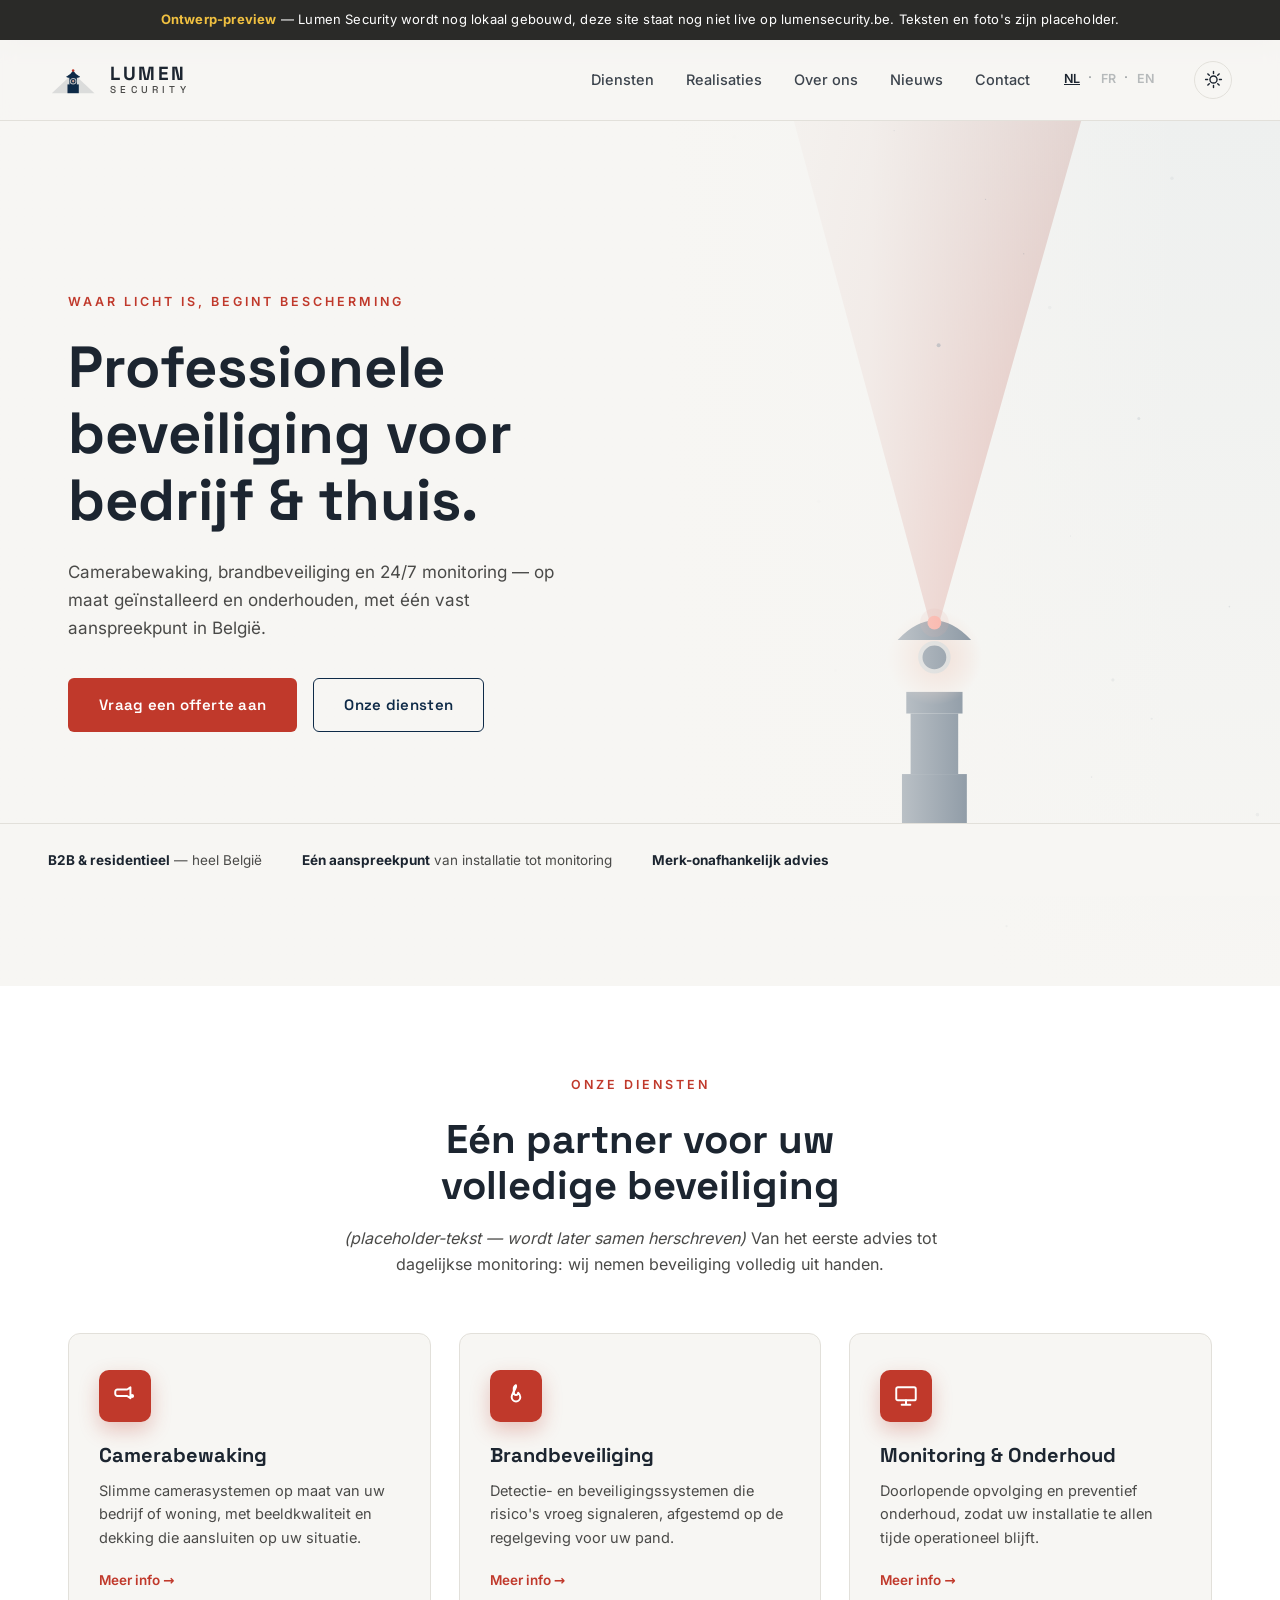
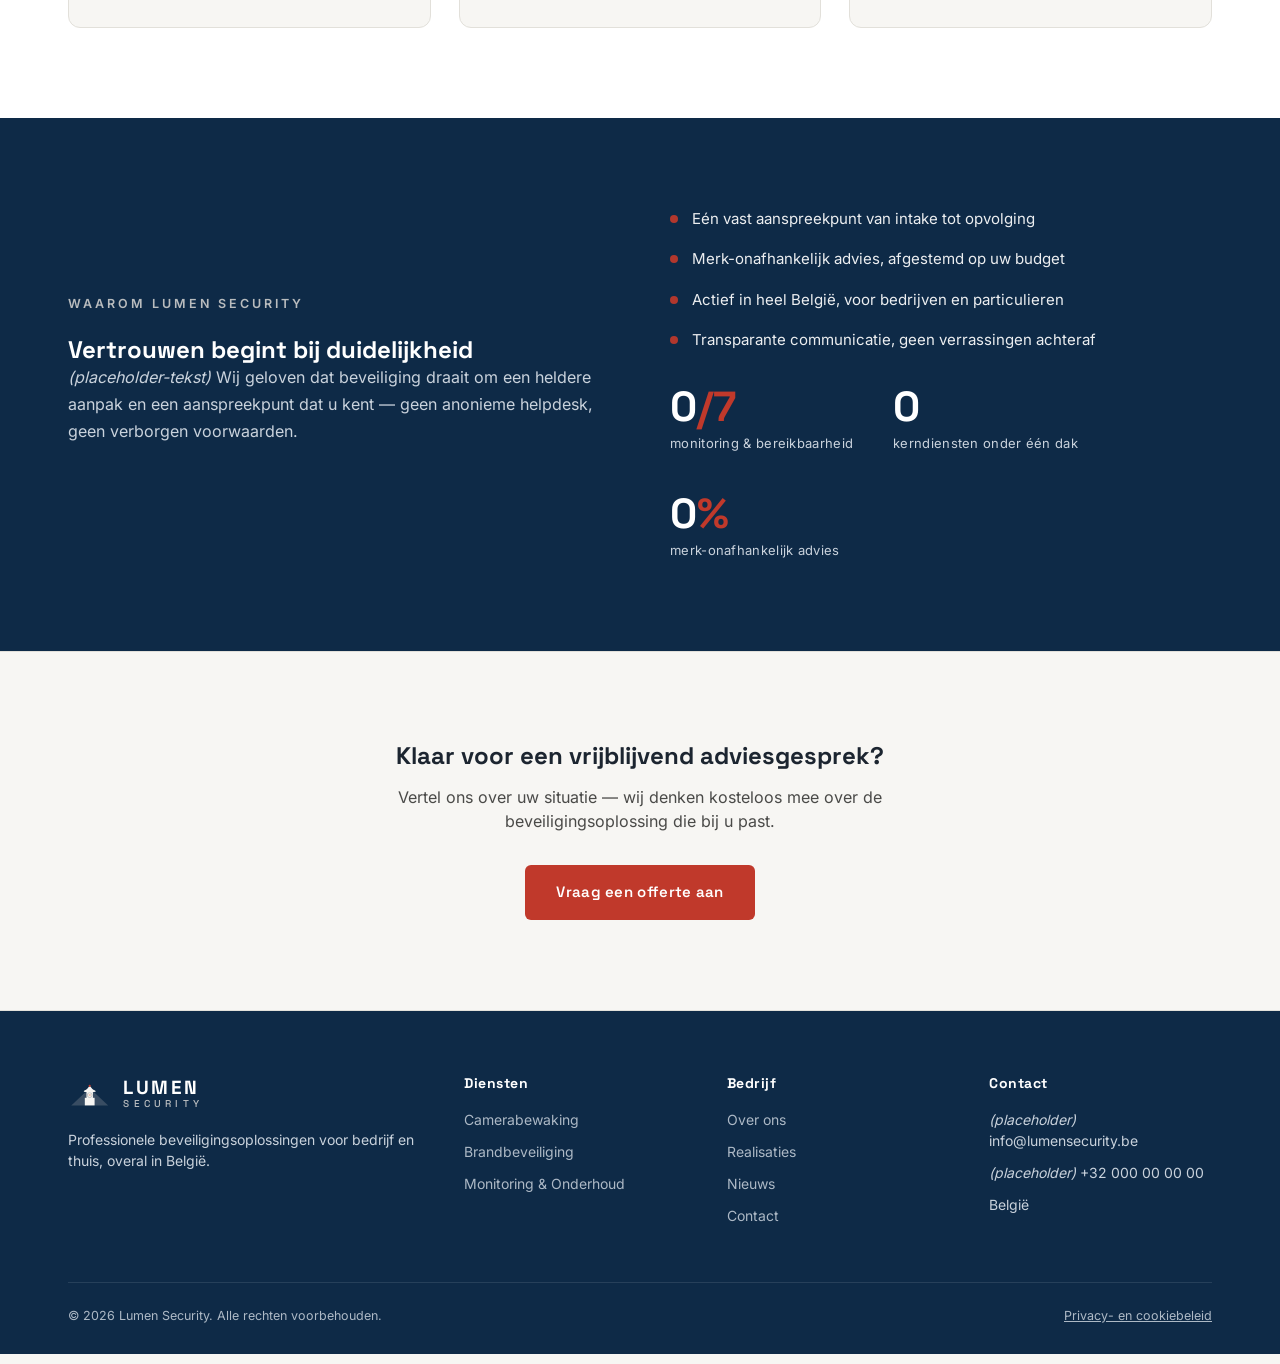
<file: index.html>
<!doctype html>
<!-- Root-instappunt: stuurt bezoekers door naar de standaardtaal (NL).
     Later kan i18n.js hier eventueel de browsertaal detecteren (NL/FR/EN).
     NOG NIET PUBLICEREN — sectorvergunning (FOD Binnenlandse Zaken) loopt. -->
<html lang="nl">
<head>
  <meta charset="utf-8">
  <meta name="viewport" content="width=device-width, initial-scale=1">
  <meta http-equiv="refresh" content="0; url=./nl/">
  <link rel="canonical" href="/nl/">
  <title>Lumen Security</title>
</head>
<body>
  <p>Je wordt doorgestuurd naar <a href="./nl/">lumensecurity.be/nl</a>.</p>
</body>
</html>
</file>
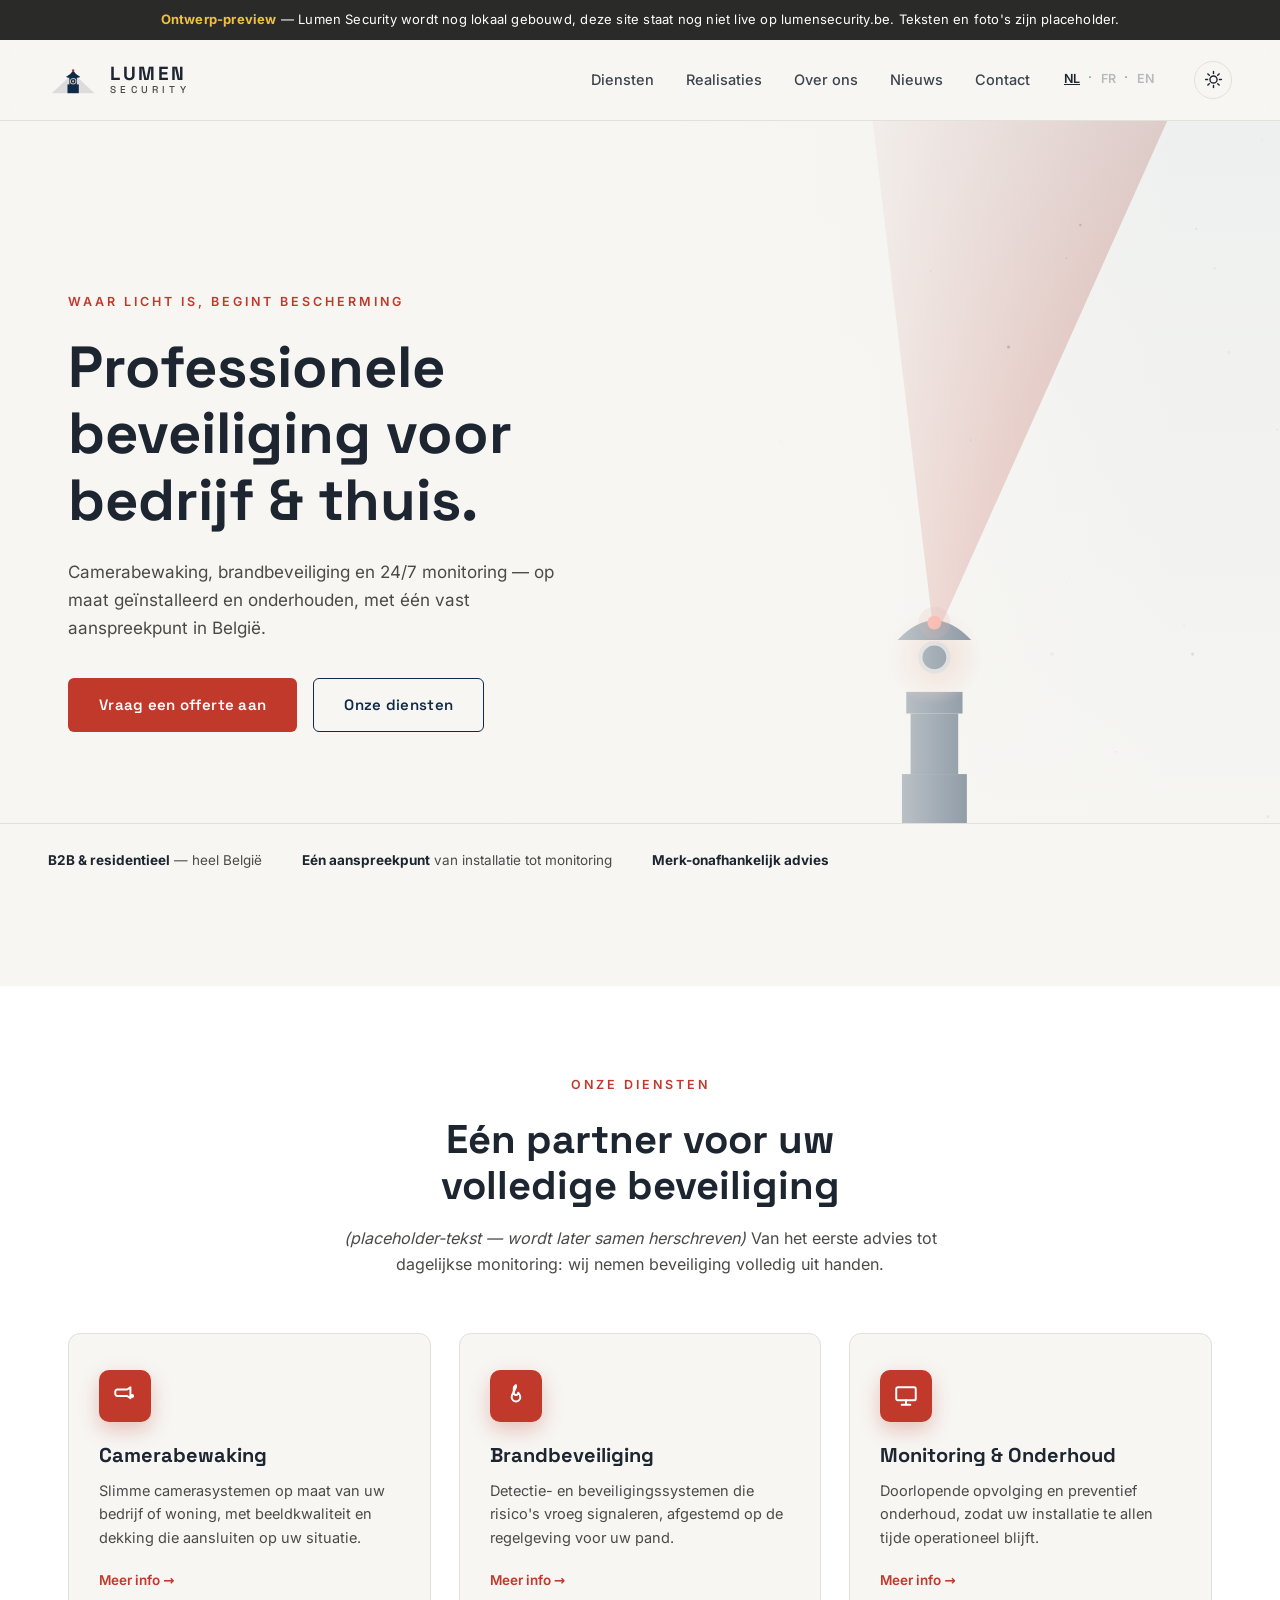
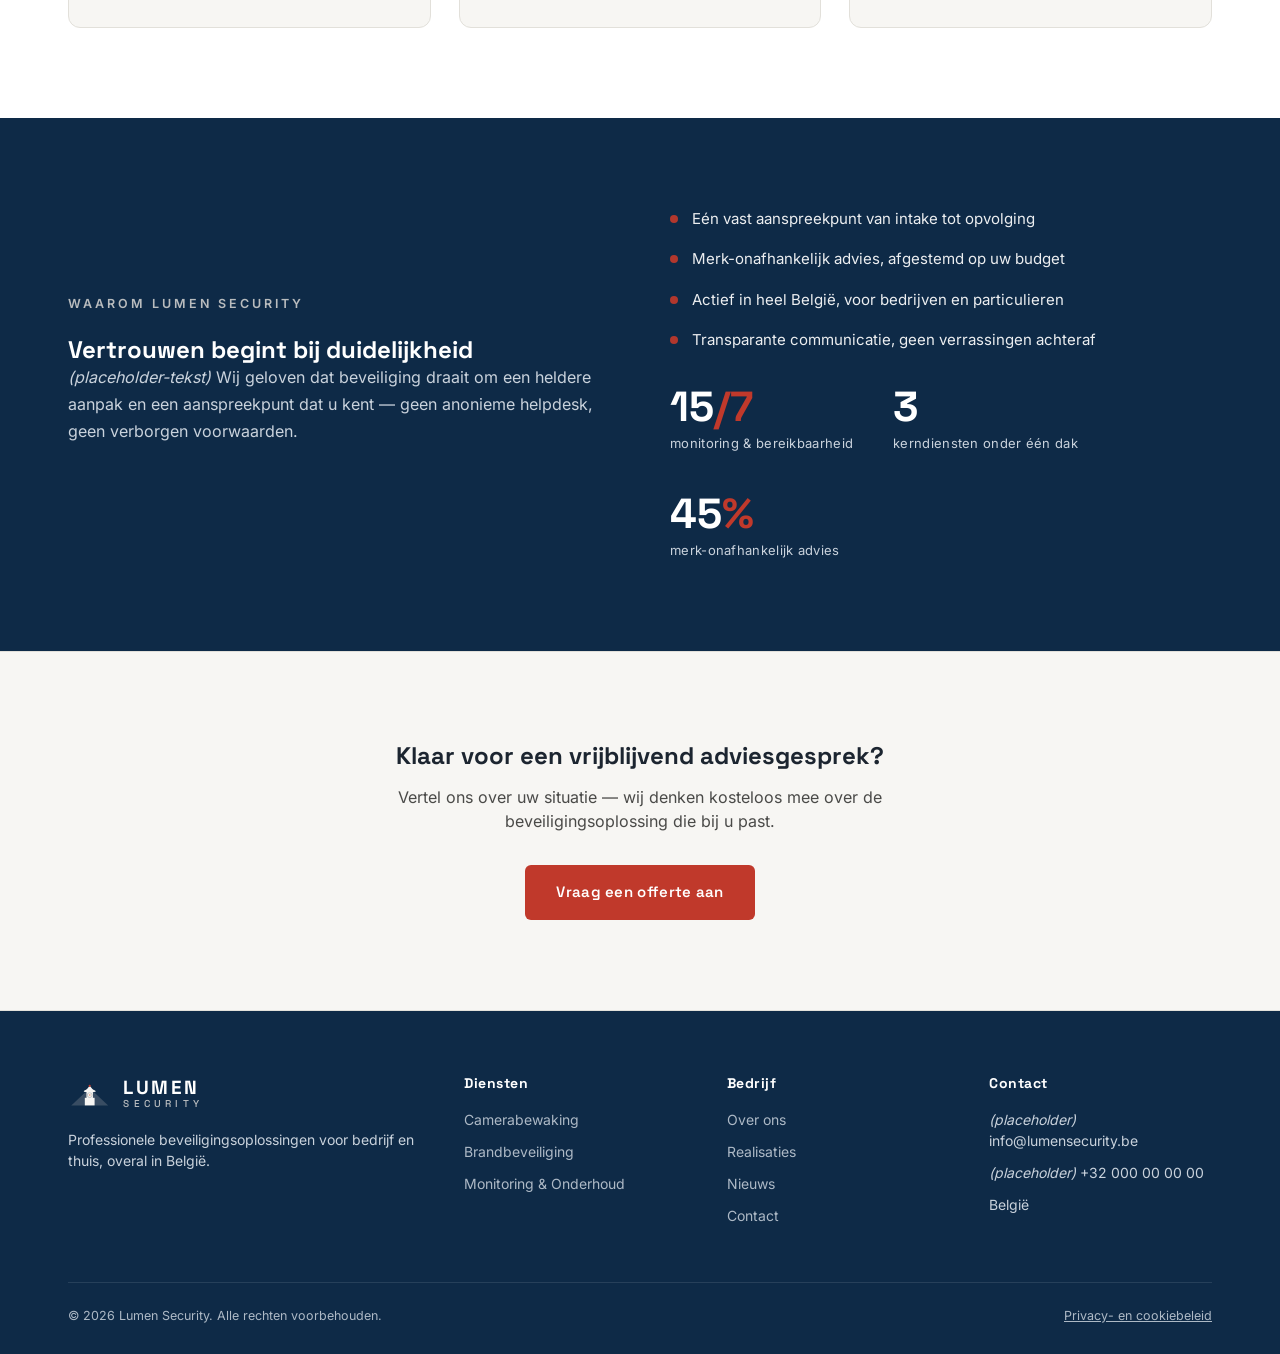
<file: nl/index.html>
<!doctype html>
<!-- Lumen Security — homepage (NL).
     DAG  = MIX 1: foto-achtergrond + sluier B + scherpe SVG-vuurtoren (bundel volgt de muis).
     NACHT = cinematische canvas-vuurtoren (main.js), bundel volgt de muis, lichtdeeltjes.
     De kleine logo's in nav/footer knipperen zachtjes (cameralens leeft) via .lumen-pulse.
     NOG NIET PUBLICEREN — sectorvergunning (FOD Binnenlandse Zaken) loopt.
     Teksten en foto's zijn placeholder; die werken we later samen bij. -->
<html lang="nl">
<head>
  <meta charset="utf-8">
  <meta name="viewport" content="width=device-width, initial-scale=1">
  <meta name="color-scheme" content="light dark">
  <!-- Zet het gekozen thema meteen, vóór de pagina tekent (geen flikkering). -->
  <script>(function(){try{var t=localStorage.getItem('lumen-theme');if(t)document.documentElement.setAttribute('data-theme',t);}catch(e){}})();</script>
  <title>Lumen Security — Beveiliging voor bedrijf &amp; thuis</title>
  <meta name="description" content="Lumen Security: camerabewaking, brandbeveiliging en 24/7 monitoring voor bedrijven en particulieren in België.">
  <link rel="stylesheet" href="../assets/css/tokens.css">
  <link rel="stylesheet" href="../assets/css/base.css">
  <link rel="stylesheet" href="../assets/css/layout.css">
  <link rel="stylesheet" href="../assets/css/home.css">
</head>
<body>

<div class="preview-banner">
  <b>Ontwerp-preview</b> — Lumen Security wordt nog lokaal gebouwd, deze site staat nog niet live op lumensecurity.be. Teksten en foto's zijn placeholder.
</div>

<header>
  <nav>
    <a class="nav-logo" href="index.html" aria-label="Lumen Security home">
      <svg viewBox="-40 -30 80 70" aria-hidden="true"><g><path d="M-8,2 L-34,26 L34,26 L8,2 Z" fill="#9BA0A3" opacity="0.3"/><rect class="logo-ink" x="-9" y="12" width="18" height="14" fill="#0E2A47"/><rect class="logo-ink" x="-6" y="1" width="12" height="12" rx="1.5" fill="#0E2A47"/><circle cx="0" cy="7" r="4.5" fill="none" stroke="#B9BCBE" stroke-width="1.6"/><circle class="lumen-pulse" cx="0" cy="7" r="1.8" fill="#e8b4a0"/><ellipse class="logo-ink" cx="0" cy="0" rx="11" ry="2" fill="#0E2A47"/><path class="logo-ink" d="M-11,0 Q-3.5,-4 0,-10 Q3.5,-4 11,0 Z" fill="#0E2A47"/><circle cx="0" cy="-10" r="2" fill="#C0392B"/></g></svg>
      <span class="wordmark"><b>LUMEN</b><small>SECURITY</small></span>
    </a>
    <div class="nav-links">
      <ul>
        <li><a href="diensten/index.html">Diensten</a></li>
        <li><a href="realisaties.html">Realisaties</a></li>
        <li><a href="over-ons.html">Over ons</a></li>
        <li><a href="nieuws/index.html">Nieuws</a></li>
        <li><a href="contact.html">Contact</a></li>
      </ul>
      <div class="lang-switch">
        <button class="active" type="button">NL</button>·<button type="button">FR</button>·<button type="button">EN</button>
      </div>
      <button class="theme-toggle" type="button" aria-label="Wissel tussen dag- en nachtmodus" title="Dag / nacht">
        <svg class="sun" viewBox="0 0 24 24" aria-hidden="true"><circle cx="12" cy="12" r="4.5"/><path d="M12 2v2.5M12 19.5V22M2 12h2.5M19.5 12H22M4.9 4.9l1.8 1.8M17.3 17.3l1.8 1.8M19.1 4.9l-1.8 1.8M6.7 17.3l-1.8 1.8" stroke-linecap="round"/></svg>
        <svg class="moon" viewBox="0 0 24 24" aria-hidden="true"><path d="M21 12.8A8.5 8.5 0 1 1 11.2 3a6.6 6.6 0 0 0 9.8 9.8z" stroke-linejoin="round"/></svg>
      </button>
    </div>
    <button class="nav-toggle" type="button" aria-label="Menu"><span></span></button>
  </nav>
</header>

<main>

  <!-- ===== HERO — cinematische canvas-vuurtoren in DAG én NACHT =====
       Zelfde ontwerp in beide thema's; alleen de kleuren verschillen
       (dag = lichte dagkleur, nacht = donker). De bundel volgt de muis. -->
  <section class="hero">
    <canvas class="scene" id="heroScene" aria-hidden="true"></canvas>
    <div class="scrim"></div>
    <div class="hero-inner">
      <div class="hero-content">
        <div class="eyebrow">Waar licht is, begint bescherming</div>
        <h1>Professionele beveiliging voor bedrijf &amp; thuis.</h1>
        <p class="sub">Camerabewaking, brandbeveiliging en 24/7 monitoring — op maat geïnstalleerd en onderhouden, met één vast aanspreekpunt in België.</p>
        <div class="cta-row">
          <a class="btn btn-red" href="contact.html">Vraag een offerte aan</a>
          <a class="btn btn-ghost" href="diensten/index.html">Onze diensten</a>
        </div>
      </div>
    </div>
    <div class="trustbar">
      <span><b>B2B &amp; residentieel</b> — heel België</span>
      <span><b>Eén aanspreekpunt</b> van installatie tot monitoring</span>
      <span><b>Merk-onafhankelijk advies</b></span>
    </div>
  </section>

  <!-- ===== Diensten ===== -->
  <section class="services">
    <div class="container">
      <div class="section-head">
        <div class="eyebrow">Onze diensten</div>
        <h2>Eén partner voor uw volledige beveiliging</h2>
        <p><em>(placeholder-tekst — wordt later samen herschreven)</em> Van het eerste advies tot dagelijkse monitoring: wij nemen beveiliging volledig uit handen.</p>
      </div>
      <div class="services-grid">

        <a class="service-card" href="diensten/camerabewaking.html">
          <div class="service-icon">
            <svg viewBox="0 0 24 24" fill="none" stroke="#fff" stroke-width="1.8" stroke-linecap="round" stroke-linejoin="round" aria-hidden="true">
              <path d="M3 8a2 2 0 0 1 2-2h9l3-2v10l-3-2H5a2 2 0 0 1-2-2V8z"/><circle cx="18.5" cy="12" r="1"/>
            </svg>
          </div>
          <h3>Camerabewaking</h3>
          <p>Slimme camerasystemen op maat van uw bedrijf of woning, met beeldkwaliteit en dekking die aansluiten op uw situatie.</p>
          <span class="service-link">Meer info →</span>
        </a>

        <a class="service-card" href="diensten/brandbeveiliging.html">
          <div class="service-icon">
            <svg viewBox="0 0 24 24" fill="none" stroke="#fff" stroke-width="1.8" stroke-linecap="round" stroke-linejoin="round" aria-hidden="true">
              <path d="M12 2c1 3-2 4-2 7a2 2 0 1 0 4 0c1 1 2 2 2 4a4 4 0 1 1-8 0c0-3 2-4 2-6 0-2-1-3 2-5z"/>
            </svg>
          </div>
          <h3>Brandbeveiliging</h3>
          <p>Detectie- en beveiligingssystemen die risico's vroeg signaleren, afgestemd op de regelgeving voor uw pand.</p>
          <span class="service-link">Meer info →</span>
        </a>

        <a class="service-card" href="diensten/monitoring-onderhoud.html">
          <div class="service-icon">
            <svg viewBox="0 0 24 24" fill="none" stroke="#fff" stroke-width="1.8" stroke-linecap="round" stroke-linejoin="round" aria-hidden="true">
              <rect x="3" y="4" width="18" height="12" rx="1.5"/><path d="M8 20h8M12 16v4"/>
            </svg>
          </div>
          <h3>Monitoring &amp; Onderhoud</h3>
          <p>Doorlopende opvolging en preventief onderhoud, zodat uw installatie te allen tijde operationeel blijft.</p>
          <span class="service-link">Meer info →</span>
        </a>

      </div>
    </div>
  </section>

  <!-- ===== Waarom Lumen ===== -->
  <section class="why">
    <div class="container">
      <div>
        <div class="eyebrow">Waarom Lumen Security</div>
        <h2>Vertrouwen begint bij duidelijkheid</h2>
        <p><em>(placeholder-tekst)</em> Wij geloven dat beveiliging draait om een heldere aanpak en een aanspreekpunt dat u kent — geen anonieme helpdesk, geen verborgen voorwaarden.</p>
      </div>
      <div>
        <ul class="why-points">
          <li><span class="dot"></span> Eén vast aanspreekpunt van intake tot opvolging</li>
          <li><span class="dot"></span> Merk-onafhankelijk advies, afgestemd op uw budget</li>
          <li><span class="dot"></span> Actief in heel België, voor bedrijven en particulieren</li>
          <li><span class="dot"></span> Transparante communicatie, geen verrassingen achteraf</li>
        </ul>
        <!-- Meetellende cijfers (tellen op zodra ze in beeld komen). Placeholder-waarden. -->
        <div class="why-stats">
          <div class="why-stat"><div class="num" data-count="24"><span class="n">0</span><span class="u">/7</span></div><div class="lbl">monitoring &amp; bereikbaarheid</div></div>
          <div class="why-stat"><div class="num" data-count="3"><span class="n">0</span></div><div class="lbl">kerndiensten onder één dak</div></div>
          <div class="why-stat"><div class="num" data-count="100"><span class="n">0</span><span class="u">%</span></div><div class="lbl">merk-onafhankelijk advies</div></div>
        </div>
      </div>
    </div>
  </section>

  <!-- ===== Oproep ===== -->
  <section class="cta-banner">
    <div class="container">
      <h2>Klaar voor een vrijblijvend adviesgesprek?</h2>
      <p>Vertel ons over uw situatie — wij denken kosteloos mee over de beveiligingsoplossing die bij u past.</p>
      <a class="btn btn-red" href="contact.html">Vraag een offerte aan</a>
    </div>
  </section>

</main>

<footer>
  <div class="container">
    <div class="footer-grid">
      <div>
        <div class="footer-logo">
          <svg viewBox="-40 -30 80 70" aria-hidden="true"><g><path d="M-8,2 L-34,26 L34,26 L8,2 Z" fill="#9BA0A3" opacity="0.3"/><rect x="-9" y="12" width="18" height="14" fill="#f7f6f3"/><rect x="-6" y="1" width="12" height="12" rx="1.5" fill="#f7f6f3"/><circle cx="0" cy="7" r="4.5" fill="none" stroke="#B9BCBE" stroke-width="1.6"/><circle class="lumen-pulse" cx="0" cy="7" r="1.8" fill="#e8b4a0"/><ellipse cx="0" cy="0" rx="11" ry="2" fill="#f7f6f3"/><path d="M-11,0 Q-3.5,-4 0,-10 Q3.5,-4 11,0 Z" fill="#f7f6f3"/><circle cx="0" cy="-10" r="2" fill="#C0392B"/></g></svg>
          <span class="wordmark"><b>LUMEN</b><small>SECURITY</small></span>
        </div>
        <p>Professionele beveiligingsoplossingen voor bedrijf en thuis, overal in België.</p>
      </div>
      <div class="footer-col">
        <h4>Diensten</h4>
        <ul>
          <li><a href="diensten/camerabewaking.html">Camerabewaking</a></li>
          <li><a href="diensten/brandbeveiliging.html">Brandbeveiliging</a></li>
          <li><a href="diensten/monitoring-onderhoud.html">Monitoring &amp; Onderhoud</a></li>
        </ul>
      </div>
      <div class="footer-col">
        <h4>Bedrijf</h4>
        <ul>
          <li><a href="over-ons.html">Over ons</a></li>
          <li><a href="realisaties.html">Realisaties</a></li>
          <li><a href="nieuws/index.html">Nieuws</a></li>
          <li><a href="contact.html">Contact</a></li>
        </ul>
      </div>
      <div class="footer-col">
        <h4>Contact</h4>
        <ul>
          <li><em>(placeholder)</em> info@lumensecurity.be</li>
          <li><em>(placeholder)</em> +32 000 00 00 00</li>
          <li>België</li>
        </ul>
      </div>
    </div>
    <div class="footer-bottom">
      <span>&copy; 2026 Lumen Security. Alle rechten voorbehouden.</span>
      <a href="privacy-cookies.html">Privacy- en cookiebeleid</a>
    </div>
  </div>
</footer>

<script src="../assets/js/main.js"></script>
</body>
</html>
</file>
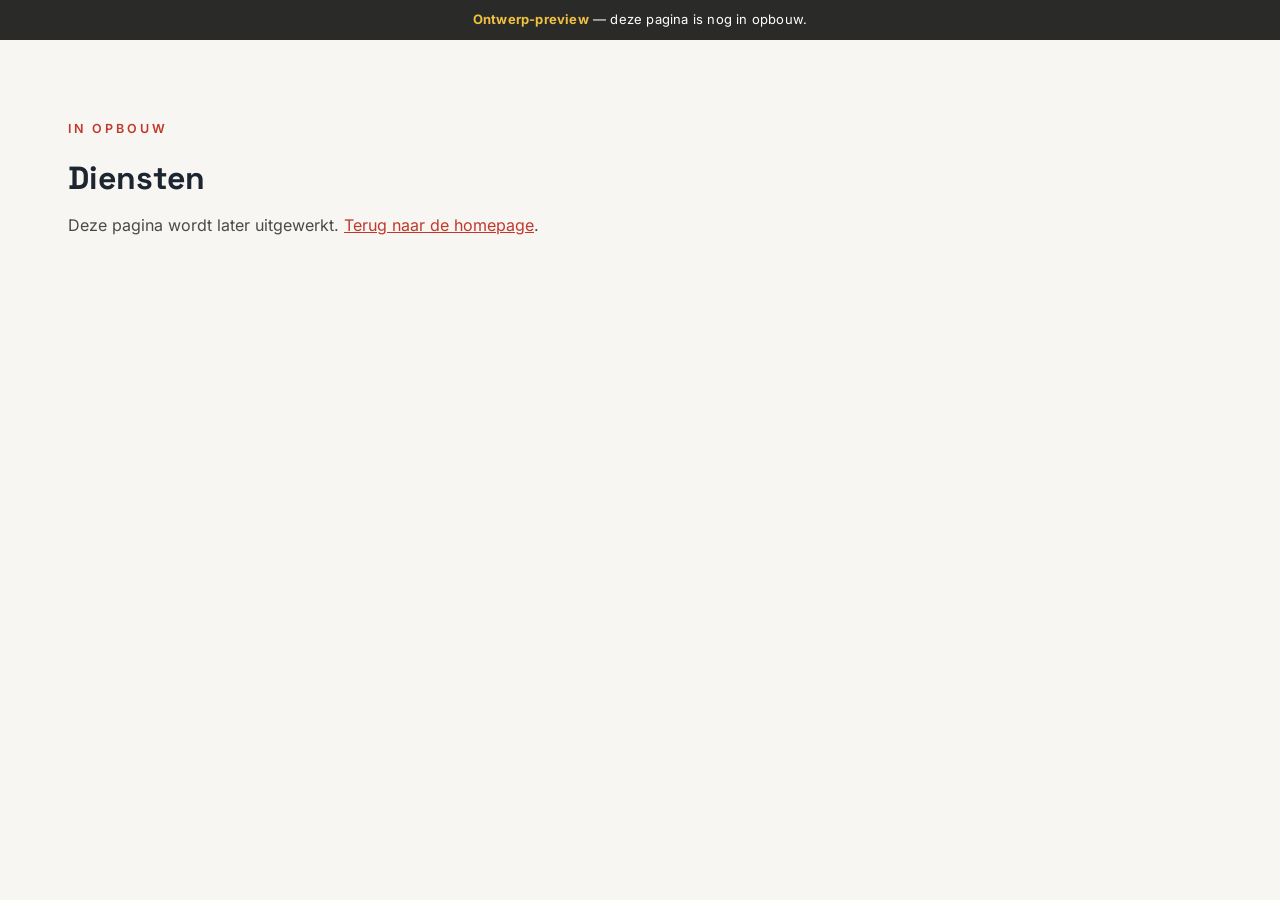
<file: nl/diensten/index.html>
<!doctype html>
<!-- Lumen Security — placeholder-pagina. Nav/footer en inhoud volgen later.
     NOG NIET PUBLICEREN — sectorvergunning (FOD Binnenlandse Zaken) loopt. -->
<html lang="nl">
<head>
  <meta charset="utf-8">
  <meta name="viewport" content="width=device-width, initial-scale=1">
  <title>Diensten — Lumen Security</title>
  <link rel="stylesheet" href="../../assets/css/tokens.css">
  <link rel="stylesheet" href="../../assets/css/base.css">
  <link rel="stylesheet" href="../../assets/css/layout.css">
</head>
<body>
<div class="preview-banner"><b>Ontwerp-preview</b> — deze pagina is nog in opbouw.</div>
<main class="container" style="padding-top:80px;padding-bottom:80px;">
  <p class="eyebrow">In opbouw</p>
  <h1>Diensten</h1>
  <p style="margin-top:16px;color:#4a4a48;">Deze pagina wordt later uitgewerkt. <a href="../../nl/index.html" style="color:var(--red);text-decoration:underline;">Terug naar de homepage</a>.</p>
</main>
</body>
</html>
</file>
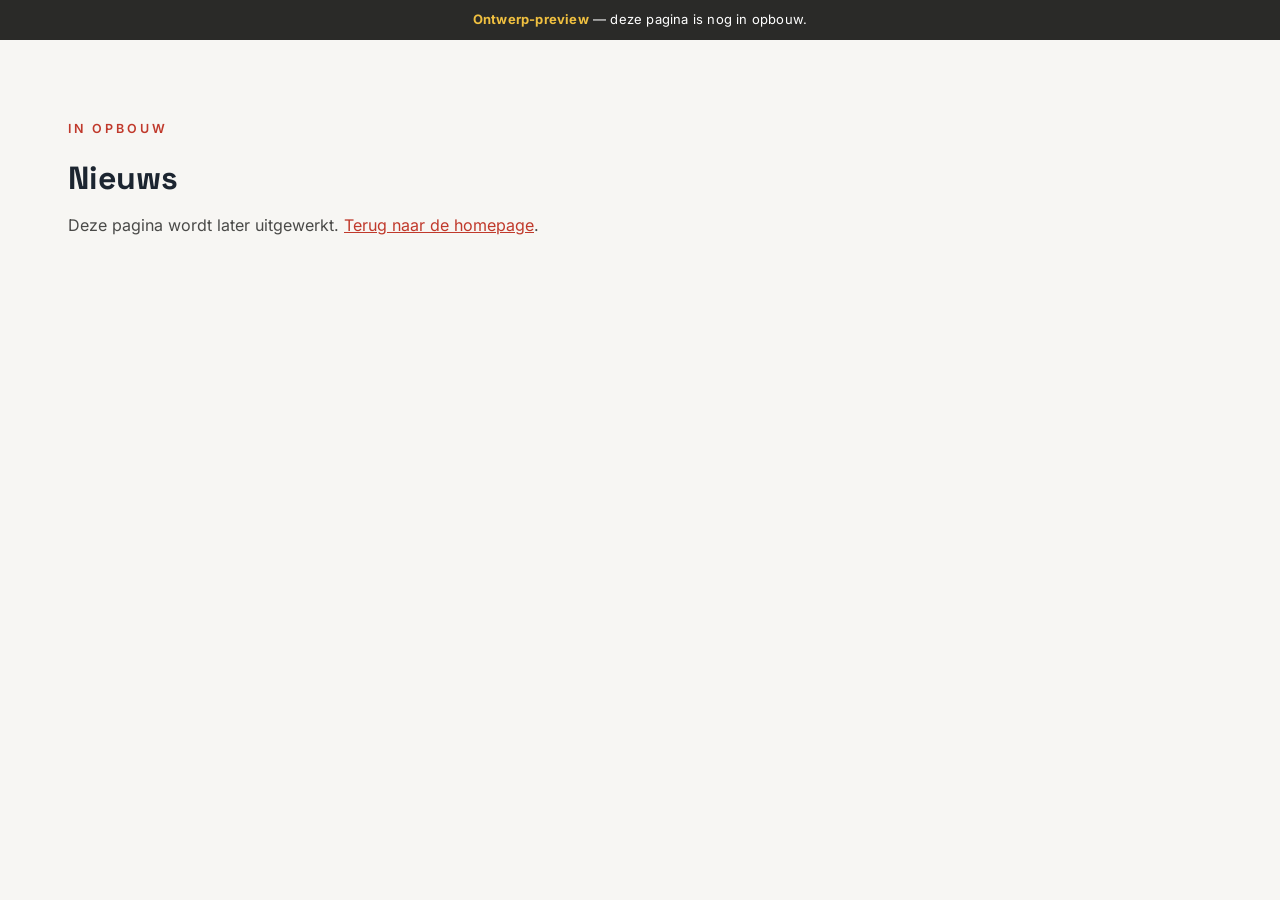
<file: nl/nieuws/index.html>
<!doctype html>
<!-- Lumen Security — placeholder-pagina. Nav/footer en inhoud volgen later.
     NOG NIET PUBLICEREN — sectorvergunning (FOD Binnenlandse Zaken) loopt. -->
<html lang="nl">
<head>
  <meta charset="utf-8">
  <meta name="viewport" content="width=device-width, initial-scale=1">
  <title>Nieuws — Lumen Security</title>
  <link rel="stylesheet" href="../../assets/css/tokens.css">
  <link rel="stylesheet" href="../../assets/css/base.css">
  <link rel="stylesheet" href="../../assets/css/layout.css">
</head>
<body>
<div class="preview-banner"><b>Ontwerp-preview</b> — deze pagina is nog in opbouw.</div>
<main class="container" style="padding-top:80px;padding-bottom:80px;">
  <p class="eyebrow">In opbouw</p>
  <h1>Nieuws</h1>
  <p style="margin-top:16px;color:#4a4a48;">Deze pagina wordt later uitgewerkt. <a href="../../nl/index.html" style="color:var(--red);text-decoration:underline;">Terug naar de homepage</a>.</p>
</main>
</body>
</html>
</file>
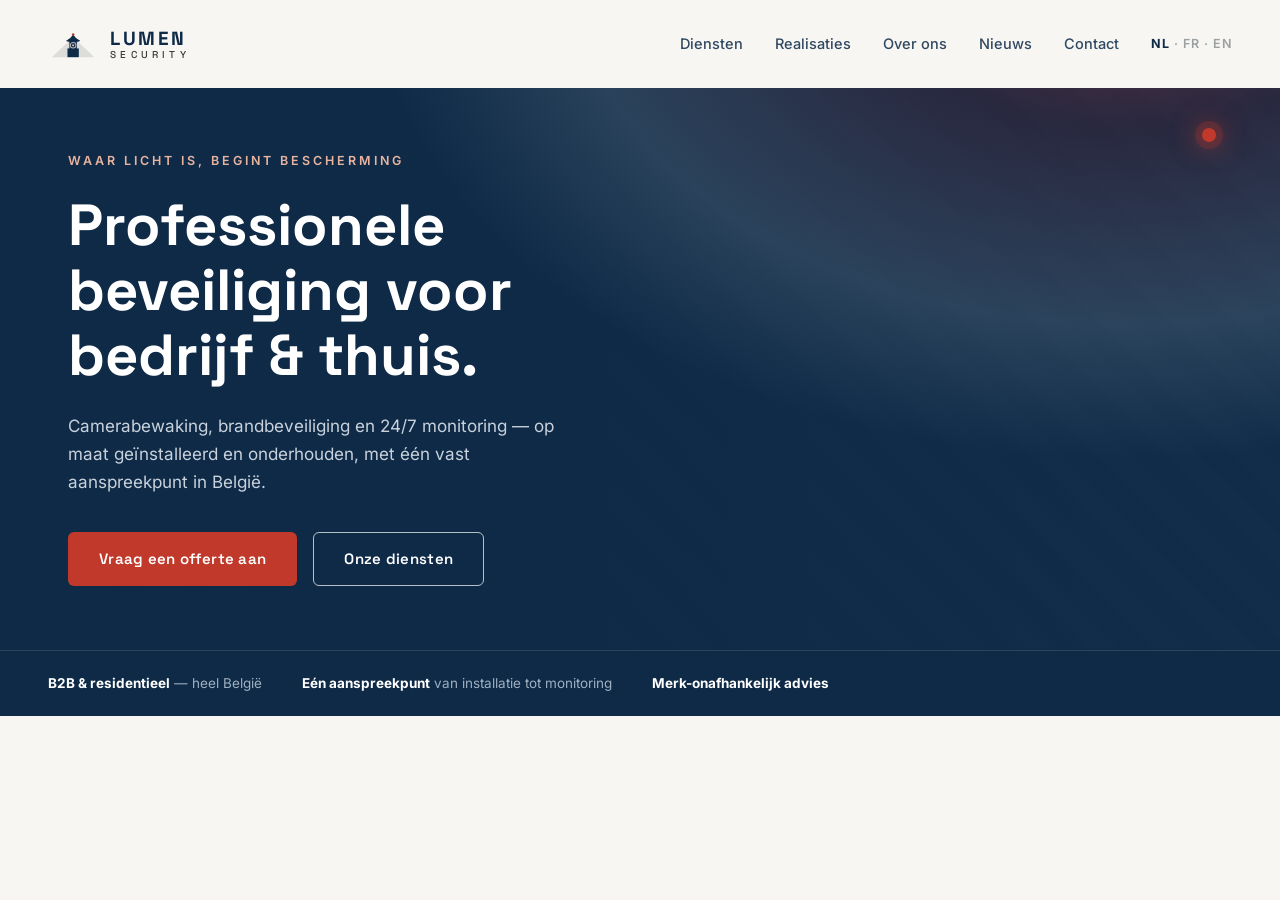
<file: design/donkere-modus-hero.html>
<!doctype html>
<!-- Lumen Security — DONKERE-MODUS HERO (template, op basis van MIX 4).
     Zelfstandig te bekijken. Later te integreren in de site als dark mode.
     Foto = placeholder; teksten = placeholder. -->
<html lang="nl">
<head>
<meta charset="utf-8">
<meta name="viewport" content="width=device-width, initial-scale=1">
<title>Lumen Security — donkere-modus hero (MIX 4)</title>
<link rel="stylesheet" href="../assets/css/tokens.css">
<style>
  *,*::before,*::after{box-sizing:border-box;}
  body{margin:0;background:var(--bg);color:var(--ink);font-family:var(--ft-tekst);line-height:1.5;-webkit-font-smoothing:antialiased;}
  img,svg{max-width:100%;display:block;}
  h1{font-family:var(--ft-titel);line-height:1.12;text-wrap:balance;margin:0;}

  /* --- nav (op lichte grond, zoals de gewone site) --- */
  nav{display:flex;align-items:center;justify-content:space-between;padding:22px 48px;position:relative;z-index:20;background:var(--bg);}
  .nav-logo{display:flex;align-items:center;gap:12px;color:var(--navy);text-decoration:none;}
  .nav-logo svg{height:44px;width:auto;}
  .wordmark{line-height:1;font-family:var(--ft-titel);}
  .wordmark b{display:block;font-size:19px;letter-spacing:2.5px;font-weight:700;color:var(--navy);}
  .wordmark small{display:block;font-size:10px;letter-spacing:4.2px;font-weight:500;margin-top:2px;color:#3a3a38;}
  .nav-links{display:flex;align-items:center;gap:32px;}
  .nav-links ul{display:flex;gap:32px;list-style:none;margin:0;padding:0;font-size:14.5px;font-weight:500;}
  .nav-links ul a{color:var(--navy);text-decoration:none;opacity:.85;}
  .nav-links ul a:hover{opacity:1;color:var(--red);}
  .lang-switch{font-size:12.5px;letter-spacing:1px;font-weight:600;color:var(--steel);}
  .lang-switch b{color:var(--navy);}

  /* --- knoppen --- */
  .btn{display:inline-block;padding:15px 30px;font-family:var(--ft-titel);font-size:15px;font-weight:600;letter-spacing:.3px;text-decoration:none;border-radius:6px;border:1.5px solid transparent;}
  .btn-red{background:var(--red);color:#fff;}
  .btn-red:hover{background:var(--deepred);}

  /* ============================================================
     DONKERE-MODUS HERO (MIX 4)
     Sleutel: .hero--dark. Zelfde structuur als de lichte hero,
     maar met navy achtergrond, foto met navy-tint en lichtbundel.
     ============================================================ */
  .hero--dark{position:relative;overflow:hidden;background:var(--navy);}

  /* Placeholder-foto. Later: .hero--dark .photo{ background:url("../assets/img/hero/....jpg") center/cover; } */
  .hero--dark .photo{
    position:absolute;inset:0;opacity:.30;mix-blend-mode:luminosity;
    background:repeating-linear-gradient(45deg,#2b3a47 0 24px,#22303d 24px 48px);
  }
  /* Navy-waas zodat de tekst leesbaar blijft */
  .hero--dark .tint{position:absolute;inset:0;background:linear-gradient(90deg,rgba(14,42,71,.94) 0 40%,rgba(14,42,71,.6) 75%,rgba(14,42,71,.4));}
  /* Rood-naar-zilver lichtbundel uit de rechterbovenhoek */
  .hero--dark .beam{position:absolute;inset:0;background:radial-gradient(90% 120% at 88% -20%,rgba(192,57,43,.45),rgba(139,26,26,.2) 22%,rgba(185,188,190,.16) 48%,transparent 66%);}
  /* Rode beacon-dot met gloed (knipoog naar het logo) */
  .hero--dark .beacon{position:absolute;top:40px;right:64px;width:14px;height:14px;border-radius:50%;background:var(--red);box-shadow:0 0 0 7px rgba(192,57,43,.22),0 0 24px 6px rgba(192,57,43,.5);}

  .hero--dark .hero-inner{position:relative;z-index:1;padding:64px 48px;max-width:var(--max);margin:0 auto;}
  .hero--dark .hero-content{max-width:560px;}
  .hero--dark .eyebrow{font-size:12.5px;letter-spacing:3px;text-transform:uppercase;font-weight:600;color:#e8b4a0;margin-bottom:22px;}
  .hero--dark h1{font-size:clamp(36px,4.6vw,58px);color:#fff;margin-bottom:24px;}
  .hero--dark .sub{font-size:17px;line-height:1.65;max-width:520px;margin-bottom:36px;color:#c9d2dc;}
  .hero--dark .cta-row{display:flex;gap:16px;flex-wrap:wrap;}
  .hero--dark .btn-ghost{border-color:rgba(255,255,255,.7);color:#fff;}
  .hero--dark .btn-ghost:hover{background:rgba(255,255,255,.08);}

  /* Vertrouwensbalk in donkere uitvoering */
  .hero--dark .trustbar{position:relative;z-index:2;display:flex;gap:40px;flex-wrap:wrap;align-items:center;padding:22px 48px;border-top:1px solid rgba(255,255,255,.12);background:var(--navy);font-size:13.5px;color:#9fb0c1;}
  .hero--dark .trustbar b{color:#fff;}

  @media (max-width:820px){
    nav{padding:18px 22px;}
    .nav-links{display:none;}
    .hero--dark .hero-inner{padding:44px 22px;}
    .hero--dark .trustbar{padding:22px;gap:20px 32px;}
  }
</style>
</head>
<body>

<header>
  <nav>
    <a class="nav-logo" href="#" aria-label="Lumen Security home">
      <svg viewBox="-40 -30 80 70" aria-hidden="true"><g><path d="M-8,2 L-34,26 L34,26 L8,2 Z" fill="#9BA0A3" opacity="0.3"/><rect x="-9" y="12" width="18" height="14" fill="#0E2A47"/><rect x="-6" y="1" width="12" height="12" rx="1.5" fill="#0E2A47"/><circle cx="0" cy="7" r="4.5" fill="none" stroke="#B9BCBE" stroke-width="1.6"/><circle cx="0" cy="7" r="1.8" fill="#e8b4a0"/><ellipse cx="0" cy="0" rx="11" ry="2" fill="#0E2A47"/><path d="M-11,0 Q-3.5,-4 0,-10 Q3.5,-4 11,0 Z" fill="#0E2A47"/><circle cx="0" cy="-10" r="2" fill="#C0392B"/></g></svg>
      <span class="wordmark"><b>LUMEN</b><small>SECURITY</small></span>
    </a>
    <div class="nav-links">
      <ul>
        <li><a href="#">Diensten</a></li>
        <li><a href="#">Realisaties</a></li>
        <li><a href="#">Over ons</a></li>
        <li><a href="#">Nieuws</a></li>
        <li><a href="#">Contact</a></li>
      </ul>
      <span class="lang-switch"><b>NL</b> · FR · EN</span>
    </div>
  </nav>
</header>

<main>
  <section class="hero hero--dark">
    <div class="photo"></div>
    <div class="tint"></div>
    <div class="beam"></div>
    <div class="beacon"></div>
    <div class="hero-inner">
      <div class="hero-content">
        <div class="eyebrow">Waar licht is, begint bescherming</div>
        <h1>Professionele beveiliging voor bedrijf &amp; thuis.</h1>
        <p class="sub">Camerabewaking, brandbeveiliging en 24/7 monitoring — op maat geïnstalleerd en onderhouden, met één vast aanspreekpunt in België.</p>
        <div class="cta-row">
          <a class="btn btn-red" href="#">Vraag een offerte aan</a>
          <a class="btn btn-ghost" href="#">Onze diensten</a>
        </div>
      </div>
    </div>
    <div class="trustbar">
      <span><b>B2B &amp; residentieel</b> — heel België</span>
      <span><b>Eén aanspreekpunt</b> van installatie tot monitoring</span>
      <span><b>Merk-onafhankelijk advies</b></span>
    </div>
  </section>
</main>

</body>
</html>
</file>
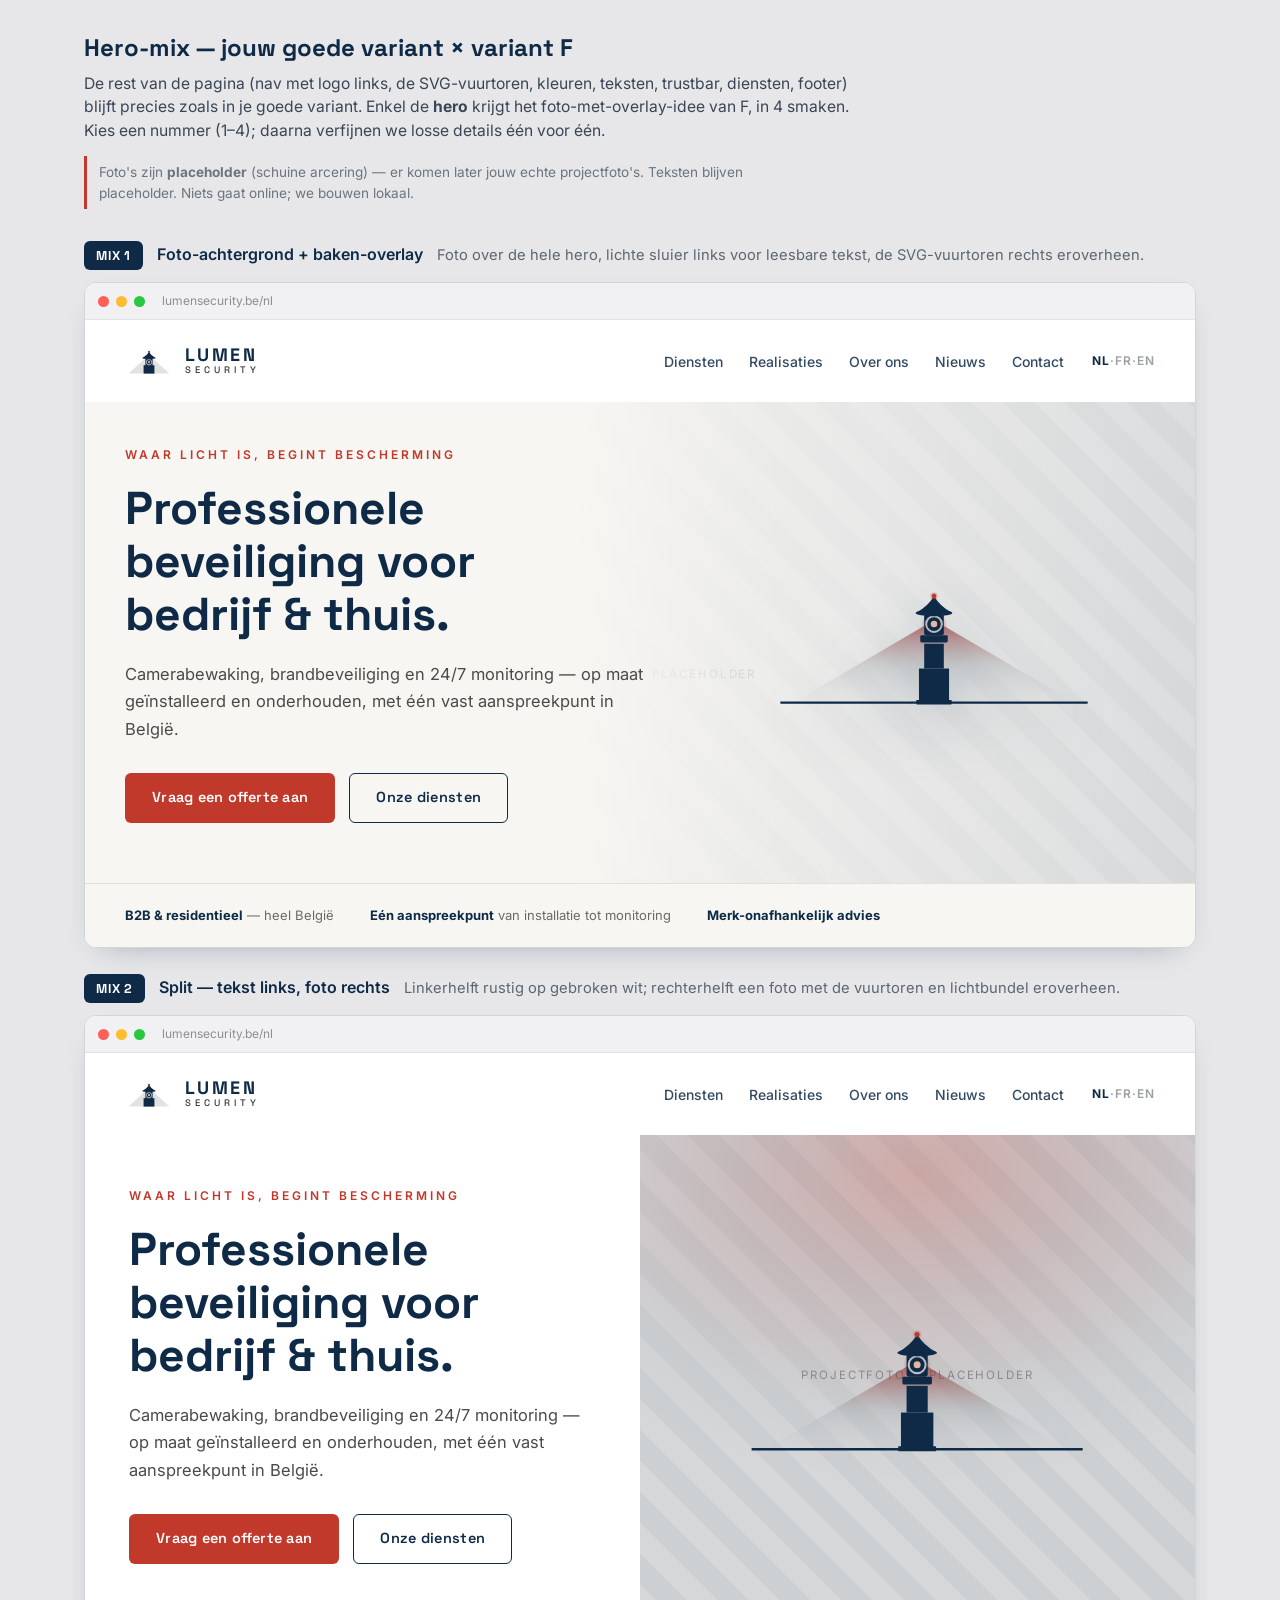
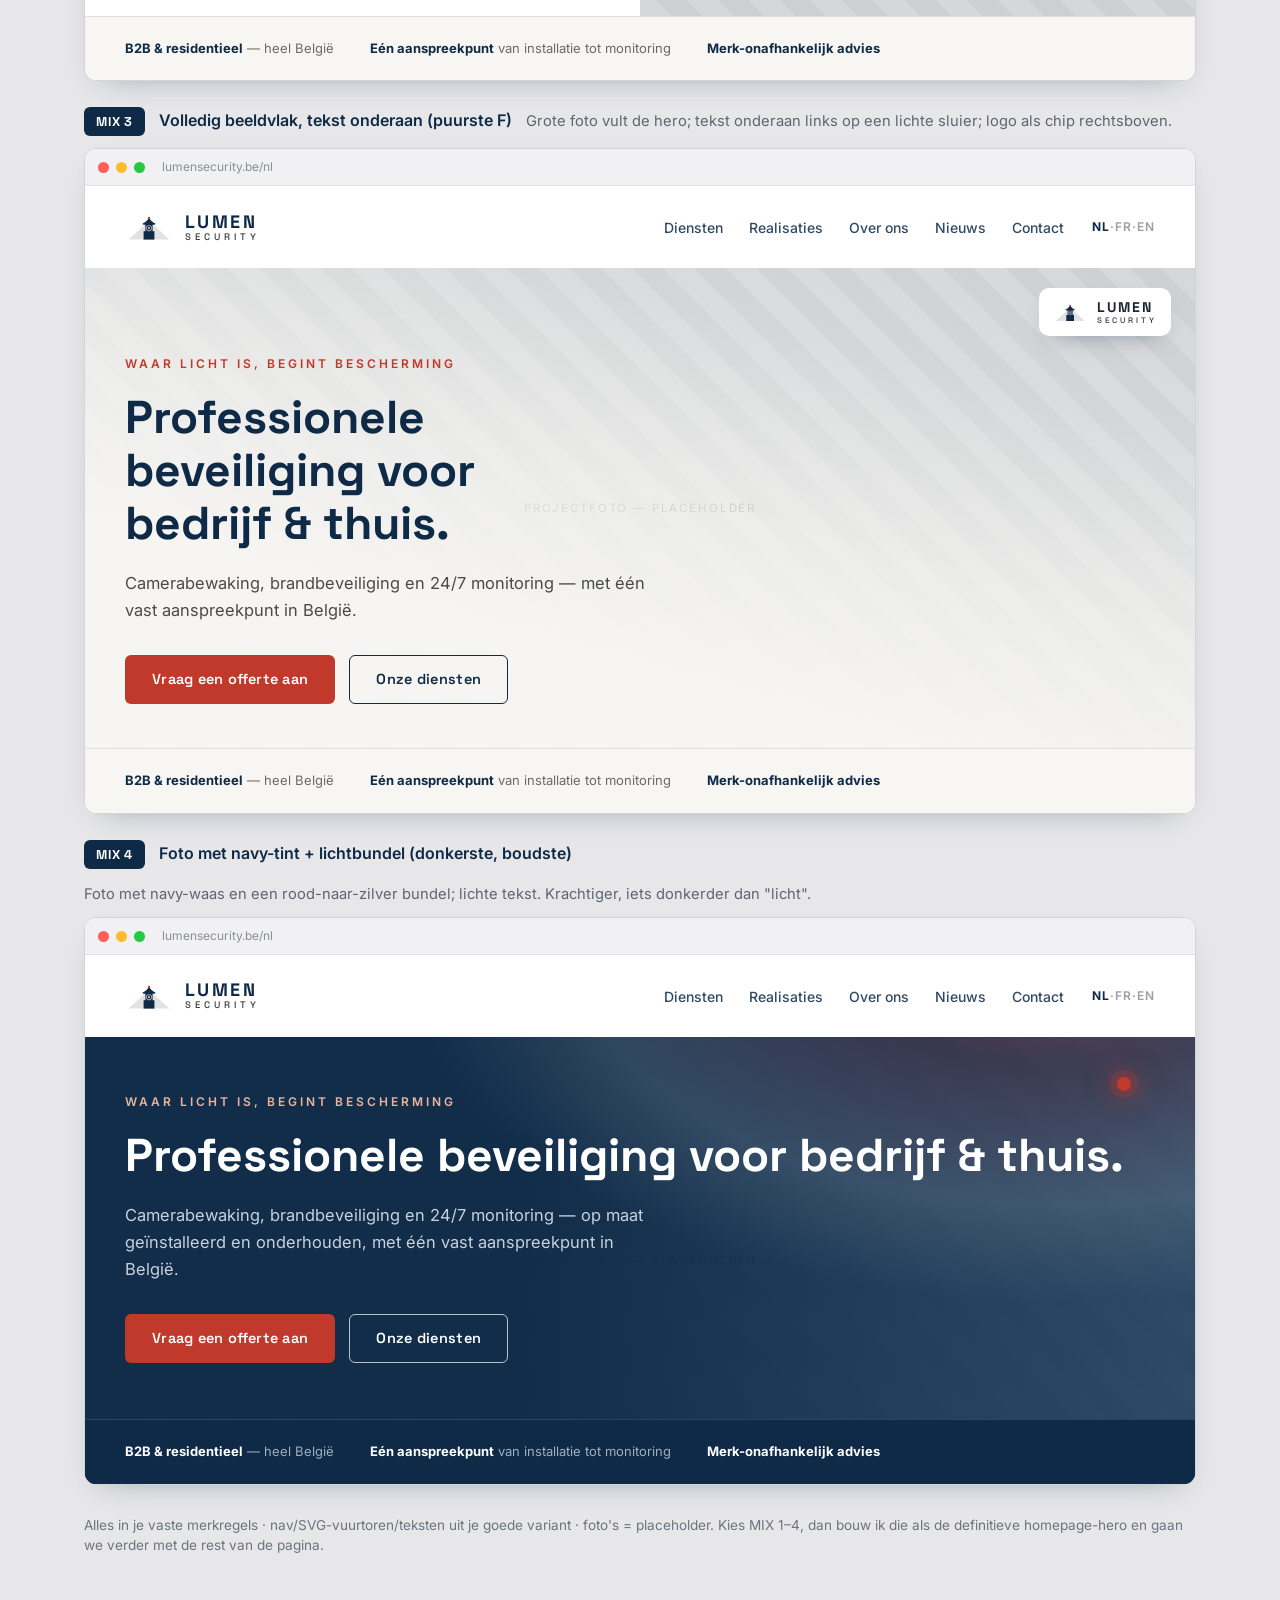
<file: design/hero-mixen-referentie.html>
<!doctype html>
<html lang="nl">
<head>
<meta charset="utf-8">
<meta name="viewport" content="width=device-width, initial-scale=1">
<title>Lumen Security — hero-mix (goede variant × F)</title>
<link rel="preconnect" href="https://fonts.googleapis.com">
<link rel="preconnect" href="https://fonts.gstatic.com" crossorigin>
<link href="https://fonts.googleapis.com/css2?family=Space+Grotesk:wght@500;600;700&family=Inter:wght@400;500;600&display=swap" rel="stylesheet">
<style>
  :root{
    --bg:#F7F6F3; --navy:#0E2A47; --red:#C0392B; --deepred:#8B1A1A;
    --silver:#B9BCBE; --steel:#9BA0A3; --line:#e2e0da; --ink:#1c2530;
    --ft-t:"Space Grotesk", system-ui, sans-serif;
    --ft-b:"Inter", system-ui, sans-serif;
  }
  *,*::before,*::after{box-sizing:border-box;}
  body{margin:0; background:#e7e7e9; color:var(--ink); font-family:var(--ft-b); line-height:1.5;}
  img{max-width:100%;display:block;}
  h1,h2,h3{font-family:var(--ft-t); color:var(--navy); line-height:1.15; text-wrap:balance; margin:0;}

  .intro{max-width:1160px; margin:0 auto; padding:34px 24px 6px;}
  .intro h2{font-size:1.5rem;}
  .intro p{color:#3a4655; max-width:78ch; margin:10px 0 0; font-size:.98rem;}
  .intro .note{margin-top:14px; font-size:.85rem; color:#6b7480; border-left:3px solid var(--red); padding:6px 0 6px 12px;}

  .variant{max-width:1160px; margin:26px auto 0; padding:0 24px;}
  .vhead{display:flex; align-items:baseline; gap:14px; margin:0 0 12px; flex-wrap:wrap;}
  .chip{font-family:var(--ft-t); font-weight:700; font-size:.8rem; letter-spacing:.06em; background:var(--navy); color:#fff; padding:5px 12px; border-radius:6px;}
  .vhead .lbl{font-weight:600; color:var(--navy);}
  .vhead .desc{color:#5c6672; font-size:.92rem;}

  .frame{border:1px solid #d3d4d7; border-radius:12px; overflow:hidden; box-shadow:0 12px 30px -18px rgba(14,42,71,.4); background:#fff;}
  .chrome{display:flex; align-items:center; gap:7px; padding:9px 13px; background:#f1f1f3; border-bottom:1px solid #e2e2e5;}
  .chrome .d{width:11px; height:11px; border-radius:50%;}
  .chrome .url{margin-left:10px; font-size:12px; color:#8a8f97;}

  /* --- gedeelde nav (uit je goede variant: logo LINKS) --- */
  nav{display:flex; align-items:center; justify-content:space-between; padding:20px 40px; position:relative; z-index:5;}
  .nav-logo{display:flex; align-items:center; gap:12px; text-decoration:none; color:var(--navy);}
  .nav-logo svg{height:42px; width:auto;}
  .wordmark{line-height:1; font-family:var(--ft-t);}
  .wordmark b{display:block; font-size:18px; letter-spacing:2.4px; font-weight:700;}
  .wordmark small{display:block; font-size:9.5px; letter-spacing:4px; font-weight:500; margin-top:2px; color:#3a3a38;}
  .nav-right{display:flex; align-items:center; gap:28px;}
  .nav-right ul{display:flex; gap:26px; list-style:none; margin:0; padding:0; font-size:14px; font-weight:500;}
  .nav-right ul a{text-decoration:none; color:var(--navy); opacity:.85;}
  .nav-right ul a:hover{opacity:1; color:var(--red);}
  .lang{font-size:12px; letter-spacing:1px; font-weight:600; color:var(--steel);}
  .lang b{color:var(--navy);}

  /* --- gedeelde hero-tekst --- */
  .eyebrow{font-size:12px; letter-spacing:3px; text-transform:uppercase; font-weight:600; margin-bottom:18px; color:var(--red);}
  .hero-content h1{font-size:clamp(30px,3.6vw,50px); margin-bottom:20px;}
  .sub{font-size:16.5px; line-height:1.65; max-width:520px; margin-bottom:30px; color:#4a4a48;}
  .cta-row{display:flex; gap:14px; flex-wrap:wrap;}
  .btn{display:inline-block; padding:13px 26px; font-size:14.5px; font-weight:600; text-decoration:none; border-radius:6px; font-family:var(--ft-t); letter-spacing:.3px; border:1.5px solid transparent;}
  .btn-red{background:var(--red); color:#fff;}
  .btn-ghost{border-color:var(--navy); color:var(--navy);}

  .trustbar{position:relative; z-index:2; display:flex; gap:36px; flex-wrap:wrap; padding:22px 40px; border-top:1px solid var(--line); font-size:13px; color:#6a6a66; align-items:center; background:var(--bg);}
  .trustbar b{color:var(--navy);}

  /* foto-placeholder (nog geen echte foto's) */
  .photo{position:absolute; inset:0; background:repeating-linear-gradient(45deg,#d5d7d9 0 22px,#cdd0d2 22px 44px);}
  .photo .tag{position:absolute; inset:0; display:grid; place-items:center; color:#7f858c; font-size:.72rem; letter-spacing:.16em; text-transform:uppercase;}

  /* ===== MIX 1 — foto-achtergrond + baken-overlay ===== */
  .m1 .hero{position:relative; overflow:hidden;}
  .m1 .scrim{position:absolute; inset:0; background:linear-gradient(90deg, var(--bg) 0 44%, rgba(247,246,243,.72) 60%, rgba(247,246,243,.2) 100%);}
  .m1 .hero-inner{position:relative; display:flex; gap:48px; align-items:center; padding:44px 40px 60px;}
  .m1 .hero-content{max-width:540px;}
  .m1 .visual{flex:1; display:flex; justify-content:center;}
  .m1 .visual svg{width:min(340px,30vw); height:auto; filter:drop-shadow(0 18px 30px rgba(14,42,71,.22));}

  /* ===== MIX 2 — split: tekst op grond links / foto rechts ===== */
  .m2 .hero{position:relative;}
  .m2 .hero-inner{display:grid; grid-template-columns:1fr 1fr; align-items:stretch;}
  .m2 .hero-content{padding:52px 44px; align-self:center;}
  .m2 .visual{position:relative; overflow:hidden; display:grid; place-items:center; min-height:430px;}
  .m2 .visual .beam{position:absolute; inset:0; background:radial-gradient(120% 90% at 50% 8%, rgba(192,57,43,.28), rgba(139,26,26,.14) 26%, rgba(185,188,190,.2) 55%, transparent 72%);}
  .m2 .visual svg{position:relative; width:66%; height:auto;}

  /* ===== MIX 3 — volledig beeldvlak, tekst onderaan (pure F) ===== */
  .m3 .hero{position:relative; min-height:480px; display:flex; align-items:flex-end;}
  .m3 .scrim{position:absolute; inset:0; background:linear-gradient(15deg, rgba(247,246,243,.97) 0 30%, rgba(247,246,243,.7) 52%, rgba(247,246,243,.15) 78%, transparent);}
  .m3 .hero-content{position:relative; padding:44px 40px; max-width:600px;}
  .m3 .logo-chip{position:absolute; top:20px; right:24px; background:#fff; border-radius:10px; padding:9px 14px; display:flex; align-items:center; gap:10px; box-shadow:0 10px 24px -14px rgba(14,42,71,.5); z-index:6;}
  .m3 .logo-chip svg{height:30px;}
  .m3 .logo-chip .wordmark b{font-size:14px; letter-spacing:2px;}
  .m3 .logo-chip .wordmark small{font-size:8px; letter-spacing:3px;}

  /* ===== MIX 4 — foto met navy-duotone + lichtbundel (donkerste) ===== */
  .m4 .hero{position:relative; overflow:hidden; background:var(--navy);}
  .m4 .photo{opacity:.30; mix-blend-mode:luminosity;}
  .m4 .tint{position:absolute; inset:0; background:linear-gradient(90deg, rgba(14,42,71,.94) 0 40%, rgba(14,42,71,.6) 75%, rgba(14,42,71,.4));}
  .m4 .beam{position:absolute; inset:0; background:radial-gradient(90% 120% at 88% -20%, rgba(192,57,43,.45), rgba(139,26,26,.2) 22%, rgba(185,188,190,.16) 48%, transparent 66%);}
  .m4 .hero-inner{position:relative; padding:56px 40px;}
  .m4 .beacon{position:absolute; top:40px; right:64px; width:14px; height:14px; border-radius:50%; background:var(--red); box-shadow:0 0 0 7px rgba(192,57,43,.22), 0 0 24px 6px rgba(192,57,43,.5);}
  .m4 .eyebrow{color:#e8b4a0;}
  .m4 .hero-content h1{color:#fff;}
  .m4 .sub{color:#c9d2dc;}
  .m4 .btn-ghost{border-color:rgba(255,255,255,.7); color:#fff;}
  .m4 .trustbar{background:var(--navy); color:#9fb0c1; border-top-color:rgba(255,255,255,.12);}
  .m4 .trustbar b{color:#fff;}

  @media(max-width:860px){
    .nav-right ul{display:none;}
    .m1 .hero-inner{flex-direction:column; align-items:flex-start;}
    .m2 .hero-inner{grid-template-columns:1fr;}
    .m2 .visual{min-height:280px;}
  }
  .foot{max-width:1160px; margin:30px auto 60px; padding:0 24px; color:#6b7480; font-size:.85rem;}
</style>
</head>
<body>

<div class="intro">
  <h2>Hero-mix — jouw goede variant × variant F</h2>
  <p>De rest van de pagina (nav met logo links, de SVG-vuurtoren, kleuren, teksten, trustbar, diensten, footer) blijft precies zoals in je goede variant. Enkel de <b>hero</b> krijgt het foto-met-overlay-idee van F, in 4 smaken. Kies een nummer (1–4); daarna verfijnen we losse details één voor één.</p>
  <p class="note">Foto's zijn <b>placeholder</b> (schuine arcering) — er komen later jouw echte projectfoto's. Teksten blijven placeholder. Niets gaat online; we bouwen lokaal.</p>
</div>

<!-- ============ MIX 1 ============ -->
<section class="variant m1">
  <div class="vhead"><span class="chip">MIX 1</span><span class="lbl">Foto-achtergrond + baken-overlay</span><span class="desc">Foto over de hele hero, lichte sluier links voor leesbare tekst, de SVG-vuurtoren rechts eroverheen.</span></div>
  <div class="frame">
    <div class="chrome"><span class="d" style="background:#ff5f57"></span><span class="d" style="background:#febc2e"></span><span class="d" style="background:#28c840"></span><span class="url">lumensecurity.be/nl</span></div>
    <nav>
      <a class="nav-logo" href="#"><svg viewBox="-40 -30 80 70"><g><path d="M-8,2 L-34,26 L34,26 L8,2 Z" fill="#9BA0A3" opacity="0.3"/><rect x="-9" y="12" width="18" height="14" fill="#0E2A47"/><rect x="-6" y="1" width="12" height="12" rx="1.5" fill="#0E2A47"/><circle cx="0" cy="7" r="4.5" fill="none" stroke="#B9BCBE" stroke-width="1.6"/><circle cx="0" cy="7" r="1.8" fill="#e8b4a0"/><ellipse cx="0" cy="0" rx="11" ry="2" fill="#0E2A47"/><path d="M-11,0 Q-3.5,-4 0,-10 Q3.5,-4 11,0 Z" fill="#0E2A47"/><circle cx="0" cy="-10" r="2" fill="#C0392B"/></g></svg><div class="wordmark"><b>LUMEN</b><small>SECURITY</small></div></a>
      <div class="nav-right"><ul><li><a>Diensten</a></li><li><a>Realisaties</a></li><li><a>Over ons</a></li><li><a>Nieuws</a></li><li><a>Contact</a></li></ul><span class="lang"><b>NL</b>·FR·EN</span></div>
    </nav>
    <div class="hero">
      <div class="photo"><span class="tag">projectfoto — placeholder</span></div>
      <div class="scrim"></div>
      <div class="hero-inner">
        <div class="hero-content">
          <div class="eyebrow">Waar licht is, begint bescherming</div>
          <h1>Professionele beveiliging voor bedrijf &amp; thuis.</h1>
          <p class="sub">Camerabewaking, brandbeveiliging en 24/7 monitoring — op maat geïnstalleerd en onderhouden, met één vast aanspreekpunt in België.</p>
          <div class="cta-row"><a class="btn btn-red">Vraag een offerte aan</a><a class="btn btn-ghost">Onze diensten</a></div>
        </div>
        <div class="visual">
          <svg viewBox="-260 -120 520 330"><defs>
            <linearGradient id="bg1a" x1="0" y1="0" x2="0" y2="1"><stop offset="0%" stop-color="#8b1a1a" stop-opacity="0.6"/><stop offset="55%" stop-color="#9ba0a3" stop-opacity="0.28"/><stop offset="100%" stop-color="#c7cacc" stop-opacity="0.05"/></linearGradient>
            <radialGradient id="lg1a" cx="50%" cy="50%" r="50%"><stop offset="0%" stop-color="#8b1a1a" stop-opacity="0.8"/><stop offset="100%" stop-color="#8b1a1a" stop-opacity="0"/></radialGradient>
            <radialGradient id="tg1a" cx="50%" cy="50%" r="50%"><stop offset="0%" stop-color="#c0392b" stop-opacity="0.7"/><stop offset="100%" stop-color="#c0392b" stop-opacity="0"/></radialGradient></defs>
            <path d="M-10,30 L-215,150 L215,150 L10,30 Z" fill="url(#bg1a)"/><circle cx="0" cy="30" r="20" fill="url(#lg1a)"/>
            <line x1="-235" y1="150" x2="235" y2="150" stroke="#0e2a47" stroke-width="3.5"/>
            <rect x="-23" y="98" width="46" height="52" fill="#0e2a47"/><rect x="-27" y="146" width="54" height="7" rx="1" fill="#0e2a47"/>
            <rect x="-15" y="60" width="30" height="38" fill="#0e2a47"/><rect x="-21" y="47" width="42" height="11" rx="2" fill="#0e2a47"/>
            <rect x="-15" y="15" width="30" height="32" rx="3" fill="#0e2a47"/>
            <circle cx="0" cy="30" r="12" fill="none" stroke="#b9bcbe" stroke-width="3"/><circle cx="0" cy="30" r="5" fill="#e8b4a0"/>
            <ellipse cx="0" cy="13" rx="28" ry="5" fill="#0e2a47"/><path d="M-28,13 Q-9,3 0,-13 Q9,3 28,13 Z" fill="#0e2a47"/>
            <circle cx="0" cy="-13" r="7" fill="url(#tg1a)"/><circle cx="0" cy="-13" r="3.5" fill="#c0392b"/></svg>
        </div>
      </div>
      <div class="trustbar"><span><b>B2B &amp; residentieel</b> — heel België</span><span><b>Eén aanspreekpunt</b> van installatie tot monitoring</span><span><b>Merk-onafhankelijk advies</b></span></div>
    </div>
  </div>
</section>

<!-- ============ MIX 2 ============ -->
<section class="variant m2">
  <div class="vhead"><span class="chip">MIX 2</span><span class="lbl">Split — tekst links, foto rechts</span><span class="desc">Linkerhelft rustig op gebroken wit; rechterhelft een foto met de vuurtoren en lichtbundel eroverheen.</span></div>
  <div class="frame">
    <div class="chrome"><span class="d" style="background:#ff5f57"></span><span class="d" style="background:#febc2e"></span><span class="d" style="background:#28c840"></span><span class="url">lumensecurity.be/nl</span></div>
    <nav>
      <a class="nav-logo" href="#"><svg viewBox="-40 -30 80 70"><g><path d="M-8,2 L-34,26 L34,26 L8,2 Z" fill="#9BA0A3" opacity="0.3"/><rect x="-9" y="12" width="18" height="14" fill="#0E2A47"/><rect x="-6" y="1" width="12" height="12" rx="1.5" fill="#0E2A47"/><circle cx="0" cy="7" r="4.5" fill="none" stroke="#B9BCBE" stroke-width="1.6"/><circle cx="0" cy="7" r="1.8" fill="#e8b4a0"/><ellipse cx="0" cy="0" rx="11" ry="2" fill="#0E2A47"/><path d="M-11,0 Q-3.5,-4 0,-10 Q3.5,-4 11,0 Z" fill="#0E2A47"/><circle cx="0" cy="-10" r="2" fill="#C0392B"/></g></svg><div class="wordmark"><b>LUMEN</b><small>SECURITY</small></div></a>
      <div class="nav-right"><ul><li><a>Diensten</a></li><li><a>Realisaties</a></li><li><a>Over ons</a></li><li><a>Nieuws</a></li><li><a>Contact</a></li></ul><span class="lang"><b>NL</b>·FR·EN</span></div>
    </nav>
    <div class="hero">
      <div class="hero-inner">
        <div class="hero-content">
          <div class="eyebrow">Waar licht is, begint bescherming</div>
          <h1>Professionele beveiliging voor bedrijf &amp; thuis.</h1>
          <p class="sub">Camerabewaking, brandbeveiliging en 24/7 monitoring — op maat geïnstalleerd en onderhouden, met één vast aanspreekpunt in België.</p>
          <div class="cta-row"><a class="btn btn-red">Vraag een offerte aan</a><a class="btn btn-ghost">Onze diensten</a></div>
        </div>
        <div class="visual">
          <div class="photo"><span class="tag">projectfoto — placeholder</span></div>
          <div class="beam"></div>
          <svg viewBox="-260 -120 520 330"><defs>
            <linearGradient id="bg1b" x1="0" y1="0" x2="0" y2="1"><stop offset="0%" stop-color="#8b1a1a" stop-opacity="0.6"/><stop offset="55%" stop-color="#9ba0a3" stop-opacity="0.28"/><stop offset="100%" stop-color="#c7cacc" stop-opacity="0.05"/></linearGradient>
            <radialGradient id="lg1b" cx="50%" cy="50%" r="50%"><stop offset="0%" stop-color="#8b1a1a" stop-opacity="0.8"/><stop offset="100%" stop-color="#8b1a1a" stop-opacity="0"/></radialGradient>
            <radialGradient id="tg1b" cx="50%" cy="50%" r="50%"><stop offset="0%" stop-color="#c0392b" stop-opacity="0.7"/><stop offset="100%" stop-color="#c0392b" stop-opacity="0"/></radialGradient></defs>
            <path d="M-10,30 L-215,150 L215,150 L10,30 Z" fill="url(#bg1b)"/><circle cx="0" cy="30" r="20" fill="url(#lg1b)"/>
            <line x1="-235" y1="150" x2="235" y2="150" stroke="#0e2a47" stroke-width="3.5"/>
            <rect x="-23" y="98" width="46" height="52" fill="#0e2a47"/><rect x="-27" y="146" width="54" height="7" rx="1" fill="#0e2a47"/>
            <rect x="-15" y="60" width="30" height="38" fill="#0e2a47"/><rect x="-21" y="47" width="42" height="11" rx="2" fill="#0e2a47"/>
            <rect x="-15" y="15" width="30" height="32" rx="3" fill="#0e2a47"/>
            <circle cx="0" cy="30" r="12" fill="none" stroke="#b9bcbe" stroke-width="3"/><circle cx="0" cy="30" r="5" fill="#e8b4a0"/>
            <ellipse cx="0" cy="13" rx="28" ry="5" fill="#0e2a47"/><path d="M-28,13 Q-9,3 0,-13 Q9,3 28,13 Z" fill="#0e2a47"/>
            <circle cx="0" cy="-13" r="7" fill="url(#tg1b)"/><circle cx="0" cy="-13" r="3.5" fill="#c0392b"/></svg>
        </div>
      </div>
      <div class="trustbar"><span><b>B2B &amp; residentieel</b> — heel België</span><span><b>Eén aanspreekpunt</b> van installatie tot monitoring</span><span><b>Merk-onafhankelijk advies</b></span></div>
    </div>
  </div>
</section>

<!-- ============ MIX 3 ============ -->
<section class="variant m3">
  <div class="vhead"><span class="chip">MIX 3</span><span class="lbl">Volledig beeldvlak, tekst onderaan (puurste F)</span><span class="desc">Grote foto vult de hero; tekst onderaan links op een lichte sluier; logo als chip rechtsboven.</span></div>
  <div class="frame">
    <div class="chrome"><span class="d" style="background:#ff5f57"></span><span class="d" style="background:#febc2e"></span><span class="d" style="background:#28c840"></span><span class="url">lumensecurity.be/nl</span></div>
    <nav>
      <a class="nav-logo" href="#"><svg viewBox="-40 -30 80 70"><g><path d="M-8,2 L-34,26 L34,26 L8,2 Z" fill="#9BA0A3" opacity="0.3"/><rect x="-9" y="12" width="18" height="14" fill="#0E2A47"/><rect x="-6" y="1" width="12" height="12" rx="1.5" fill="#0E2A47"/><circle cx="0" cy="7" r="4.5" fill="none" stroke="#B9BCBE" stroke-width="1.6"/><circle cx="0" cy="7" r="1.8" fill="#e8b4a0"/><ellipse cx="0" cy="0" rx="11" ry="2" fill="#0E2A47"/><path d="M-11,0 Q-3.5,-4 0,-10 Q3.5,-4 11,0 Z" fill="#0E2A47"/><circle cx="0" cy="-10" r="2" fill="#C0392B"/></g></svg><div class="wordmark"><b>LUMEN</b><small>SECURITY</small></div></a>
      <div class="nav-right"><ul><li><a>Diensten</a></li><li><a>Realisaties</a></li><li><a>Over ons</a></li><li><a>Nieuws</a></li><li><a>Contact</a></li></ul><span class="lang"><b>NL</b>·FR·EN</span></div>
    </nav>
    <div class="hero">
      <div class="photo"><span class="tag">projectfoto — placeholder</span></div>
      <div class="scrim"></div>
      <div class="logo-chip"><svg viewBox="-40 -30 80 70"><g><path d="M-8,2 L-34,26 L34,26 L8,2 Z" fill="#9BA0A3" opacity="0.3"/><rect x="-9" y="12" width="18" height="14" fill="#0E2A47"/><rect x="-6" y="1" width="12" height="12" rx="1.5" fill="#0E2A47"/><circle cx="0" cy="7" r="4.5" fill="none" stroke="#B9BCBE" stroke-width="1.6"/><circle cx="0" cy="7" r="1.8" fill="#e8b4a0"/><ellipse cx="0" cy="0" rx="11" ry="2" fill="#0E2A47"/><path d="M-11,0 Q-3.5,-4 0,-10 Q3.5,-4 11,0 Z" fill="#0E2A47"/><circle cx="0" cy="-10" r="2" fill="#C0392B"/></g></svg><div class="wordmark"><b>LUMEN</b><small>SECURITY</small></div></div>
      <div class="hero-content">
        <div class="eyebrow">Waar licht is, begint bescherming</div>
        <h1>Professionele beveiliging voor bedrijf &amp; thuis.</h1>
        <p class="sub">Camerabewaking, brandbeveiliging en 24/7 monitoring — met één vast aanspreekpunt in België.</p>
        <div class="cta-row"><a class="btn btn-red">Vraag een offerte aan</a><a class="btn btn-ghost">Onze diensten</a></div>
      </div>
    </div>
    <div class="trustbar"><span><b>B2B &amp; residentieel</b> — heel België</span><span><b>Eén aanspreekpunt</b> van installatie tot monitoring</span><span><b>Merk-onafhankelijk advies</b></span></div>
  </div>
</section>

<!-- ============ MIX 4 ============ -->
<section class="variant m4">
  <div class="vhead"><span class="chip">MIX 4</span><span class="lbl">Foto met navy-tint + lichtbundel (donkerste, boudste)</span><span class="desc">Foto met navy-waas en een rood-naar-zilver bundel; lichte tekst. Krachtiger, iets donkerder dan "licht".</span></div>
  <div class="frame">
    <div class="chrome"><span class="d" style="background:#ff5f57"></span><span class="d" style="background:#febc2e"></span><span class="d" style="background:#28c840"></span><span class="url">lumensecurity.be/nl</span></div>
    <nav>
      <a class="nav-logo" href="#"><svg viewBox="-40 -30 80 70"><g><path d="M-8,2 L-34,26 L34,26 L8,2 Z" fill="#9BA0A3" opacity="0.3"/><rect x="-9" y="12" width="18" height="14" fill="#0E2A47"/><rect x="-6" y="1" width="12" height="12" rx="1.5" fill="#0E2A47"/><circle cx="0" cy="7" r="4.5" fill="none" stroke="#B9BCBE" stroke-width="1.6"/><circle cx="0" cy="7" r="1.8" fill="#e8b4a0"/><ellipse cx="0" cy="0" rx="11" ry="2" fill="#0E2A47"/><path d="M-11,0 Q-3.5,-4 0,-10 Q3.5,-4 11,0 Z" fill="#0E2A47"/><circle cx="0" cy="-10" r="2" fill="#C0392B"/></g></svg><div class="wordmark"><b>LUMEN</b><small>SECURITY</small></div></a>
      <div class="nav-right"><ul><li><a>Diensten</a></li><li><a>Realisaties</a></li><li><a>Over ons</a></li><li><a>Nieuws</a></li><li><a>Contact</a></li></ul><span class="lang"><b>NL</b>·FR·EN</span></div>
    </nav>
    <div class="hero">
      <div class="photo"><span class="tag">projectfoto — placeholder</span></div>
      <div class="tint"></div>
      <div class="beam"></div>
      <div class="beacon"></div>
      <div class="hero-inner">
        <div class="hero-content">
          <div class="eyebrow">Waar licht is, begint bescherming</div>
          <h1>Professionele beveiliging voor bedrijf &amp; thuis.</h1>
          <p class="sub">Camerabewaking, brandbeveiliging en 24/7 monitoring — op maat geïnstalleerd en onderhouden, met één vast aanspreekpunt in België.</p>
          <div class="cta-row"><a class="btn btn-red">Vraag een offerte aan</a><a class="btn btn-ghost">Onze diensten</a></div>
        </div>
      </div>
      <div class="trustbar"><span><b>B2B &amp; residentieel</b> — heel België</span><span><b>Eén aanspreekpunt</b> van installatie tot monitoring</span><span><b>Merk-onafhankelijk advies</b></span></div>
    </div>
  </div>
</section>

<p class="foot">Alles in je vaste merkregels · nav/SVG-vuurtoren/teksten uit je goede variant · foto's = placeholder. Kies MIX 1–4, dan bouw ik die als de definitieve homepage-hero en gaan we verder met de rest van de pagina.</p>

</body>
</html>
</file>
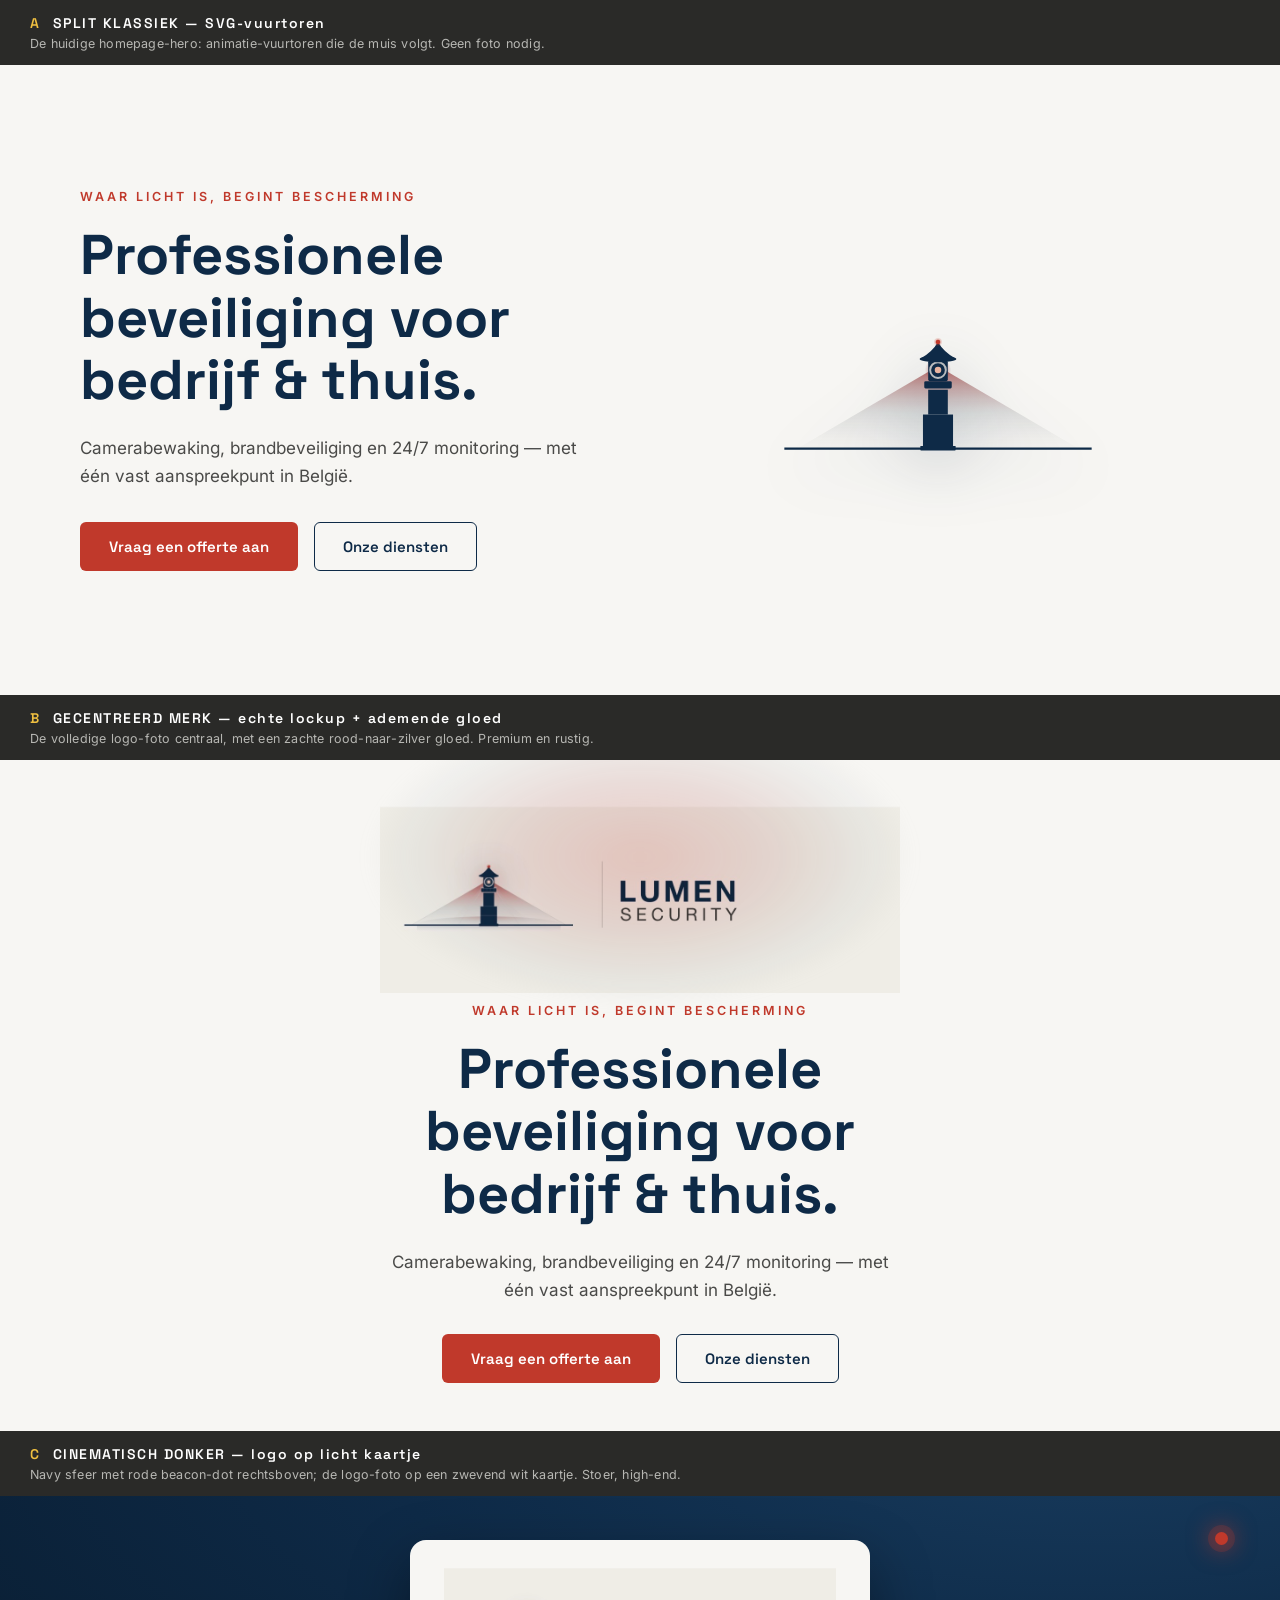
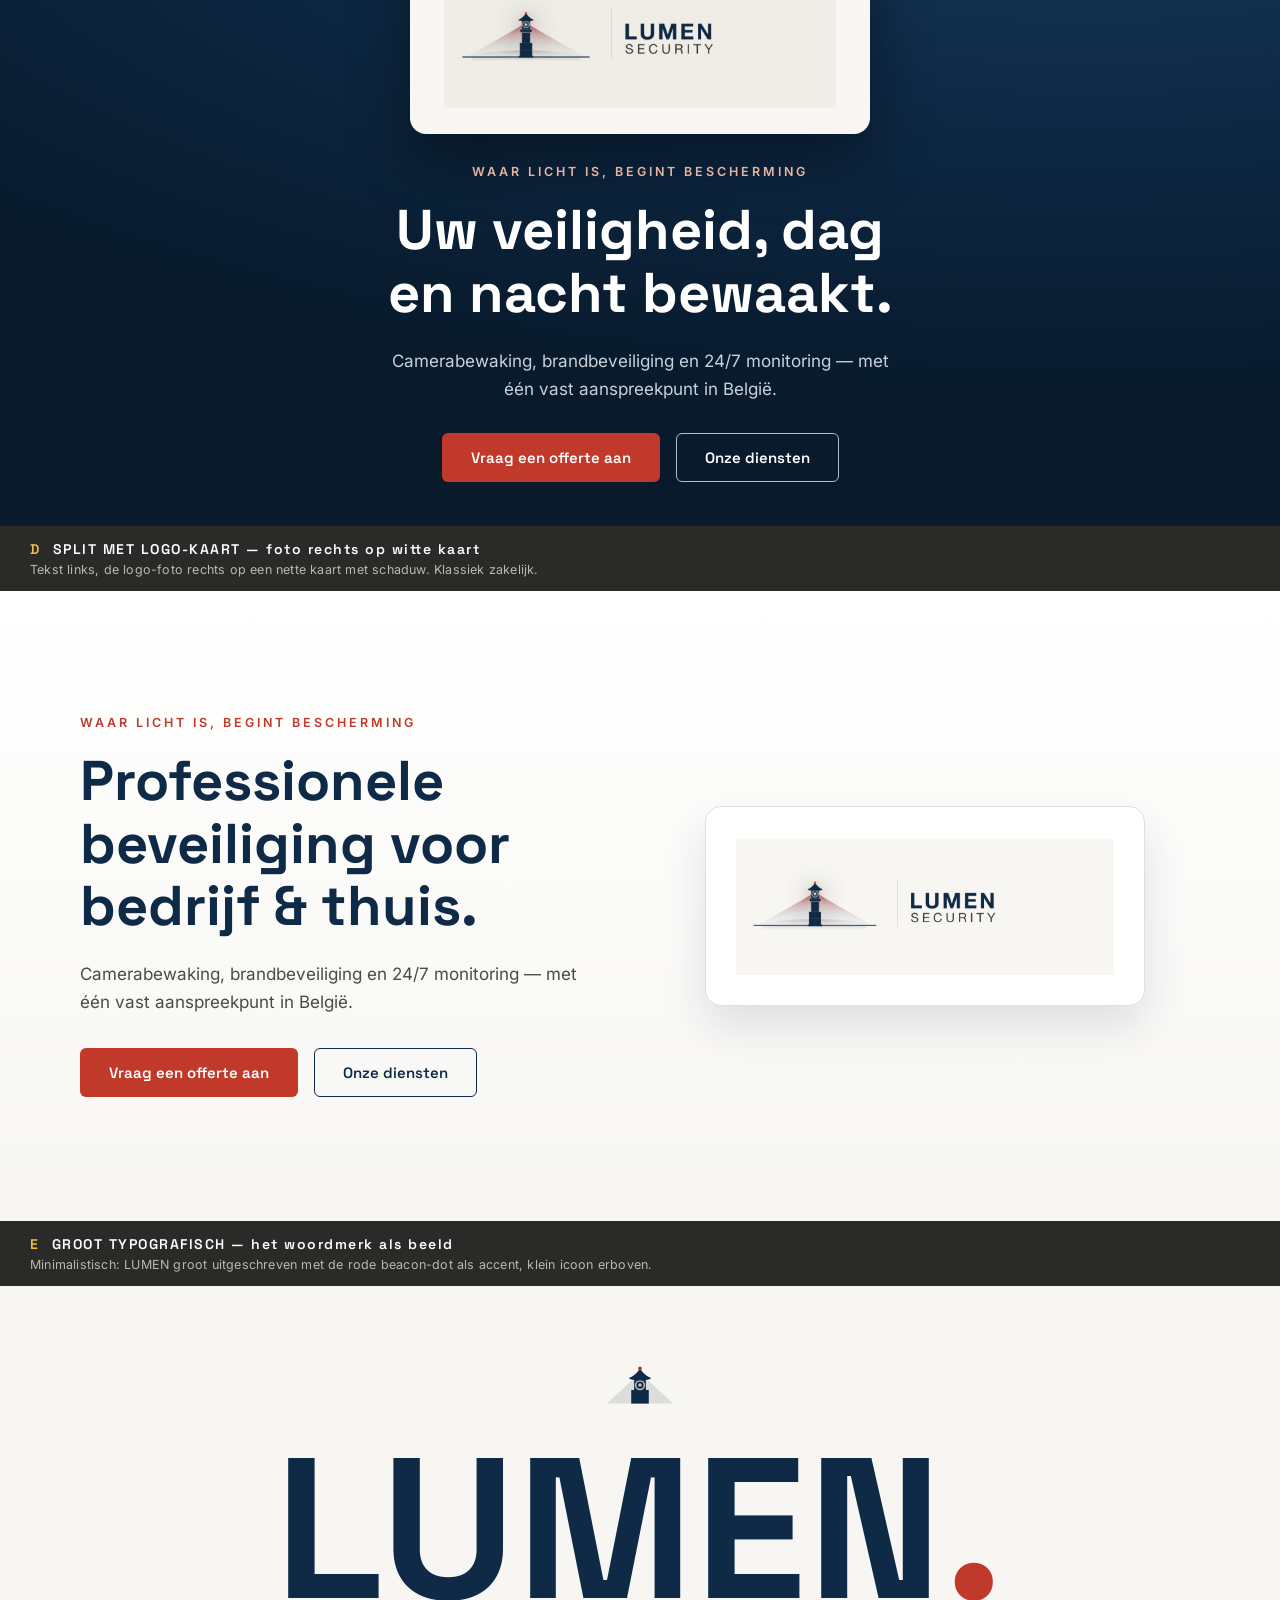
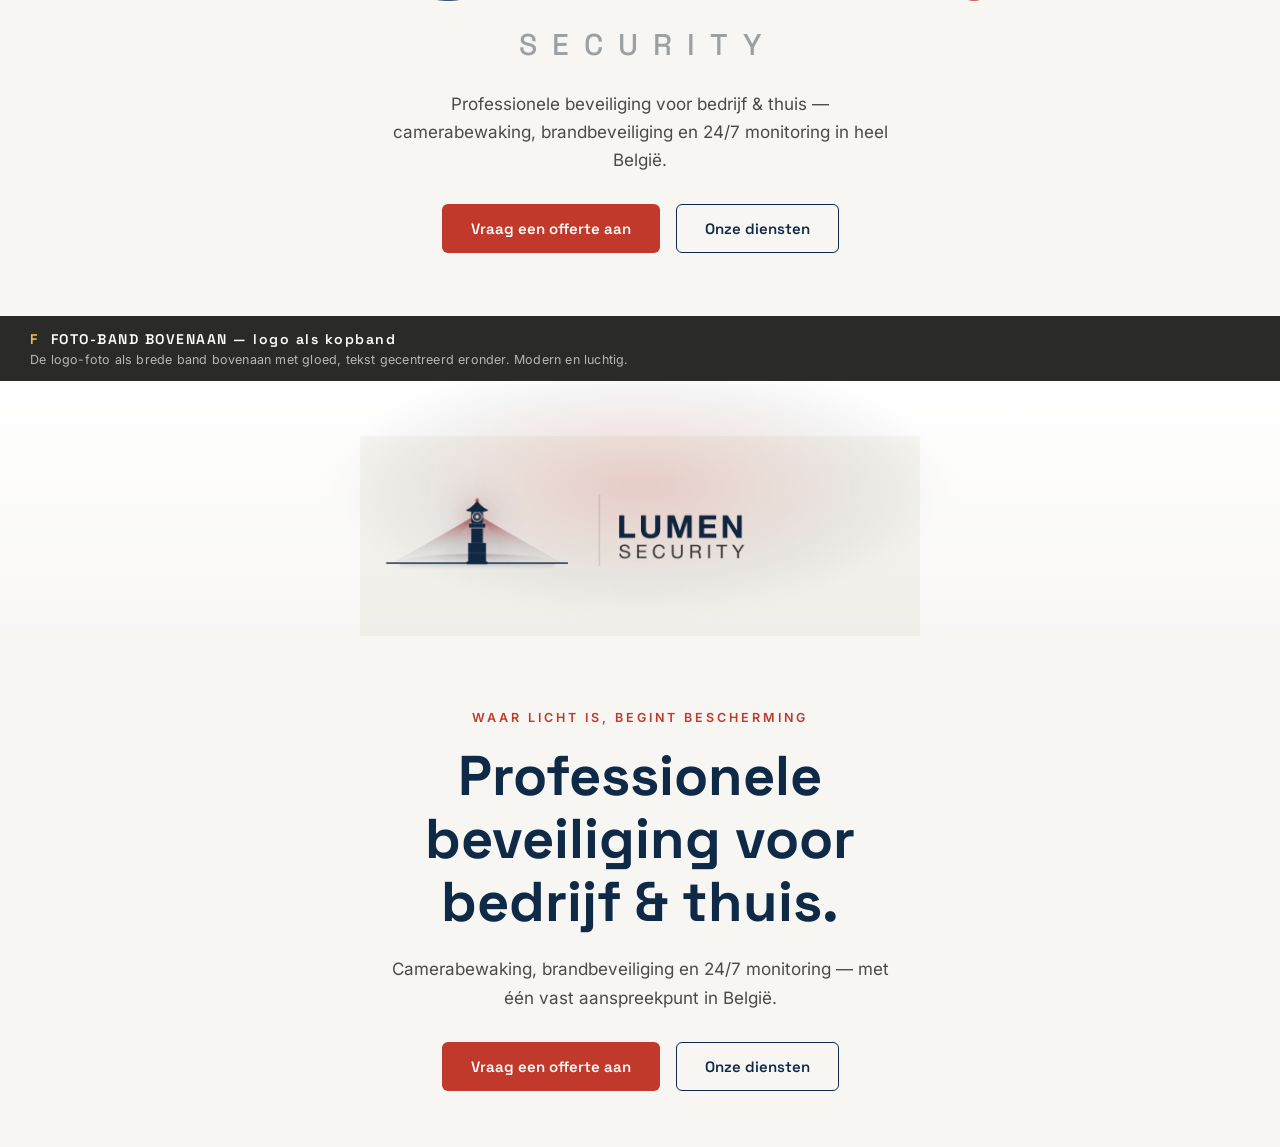
<file: design/hero-varianten.html>
<!doctype html>
<!-- Lumen Security — HERO-VARIANTEN met de echte logo-foto.
     6 gelabelde richtingen naast elkaar (A t/m F). Kies een letter.
     Ontwerp-referentie, geen live pagina. -->
<html lang="nl">
<head>
<meta charset="utf-8">
<meta name="viewport" content="width=device-width, initial-scale=1">
<title>Lumen Security — hero-varianten (met echte logo-foto)</title>
<link rel="stylesheet" href="../assets/css/tokens.css">
<style>
  *,*::before,*::after{box-sizing:border-box;}
  body{margin:0;font-family:var(--ft-tekst);background:#e8e6e1;color:var(--ink);}
  img{display:block;max-width:100%;}
  h1{font-family:var(--ft-titel);line-height:1.12;text-wrap:balance;margin:0;}
  .label{background:#2a2a28;color:#fff;padding:14px 30px;font-family:var(--ft-titel);
    font-size:14px;letter-spacing:1.5px;font-weight:600;}
  .label span{color:#f0c040;margin-right:12px;}
  .label small{display:block;color:#b7b7b3;font-family:var(--ft-tekst);font-weight:400;
    letter-spacing:.2px;margin-top:4px;font-size:12.5px;}
  .hero{position:relative;overflow:hidden;min-height:70vh;display:flex;flex-direction:column;justify-content:center;}
  .eyebrow{font-size:12.5px;letter-spacing:3px;text-transform:uppercase;font-weight:600;color:var(--red);margin-bottom:20px;}
  .sub{font-size:17px;line-height:1.65;color:#4a4a48;margin:0 0 32px;max-width:520px;}
  .cta{display:flex;gap:16px;flex-wrap:wrap;}
  .btn{display:inline-block;padding:14px 28px;font-family:var(--ft-titel);font-size:15px;font-weight:600;
    text-decoration:none;border-radius:6px;border:1.5px solid transparent;}
  .btn-red{background:var(--red);color:#fff;}
  .btn-ghost{border-color:var(--navy);color:var(--navy);}
  h1{font-size:clamp(34px,4.4vw,56px);color:var(--navy);margin-bottom:22px;}

  /* ---------- A — Split klassiek (SVG-vuurtoren) ---------- */
  .vA{background:var(--bg);}
  .vA .in{display:flex;align-items:center;gap:56px;padding:56px 60px;max-width:1240px;margin:0 auto;width:100%;}
  .vA .txt{max-width:540px;}
  .vA .vis{flex:1;display:flex;justify-content:center;}
  .vA .vis svg{width:min(340px,30vw);filter:drop-shadow(0 18px 30px rgba(14,42,71,.22));}

  /* ---------- B — Gecentreerde merk-hero (echte lockup + gloed) ---------- */
  .vB{background:var(--bg);text-align:center;align-items:center;}
  .vB .wrap{position:relative;padding:44px 24px 10px;}
  .vB .glow{position:absolute;top:50%;left:50%;width:min(640px,90vw);height:300px;transform:translate(-50%,-50%);
    background:radial-gradient(60% 70% at 50% 42%,rgba(192,57,43,.22),rgba(139,26,26,.12) 34%,rgba(185,188,190,.14) 58%,transparent 72%);filter:blur(6px);}
  .vB .lock{position:relative;width:min(520px,78vw);mix-blend-mode:multiply;}
  .vB .txt{max-width:600px;padding:0 24px 48px;}
  .vB .eyebrow,.vB .cta{justify-content:center;display:flex;}
  .vB .sub{margin:0 auto 30px;}

  /* ---------- C — Cinematisch donker ---------- */
  .vC{background:radial-gradient(120% 90% at 85% -10%,#173a5c 0%,var(--navy) 46%,#081a2c 100%);color:#fff;align-items:center;text-align:center;}
  .vC .beacon{position:absolute;top:36px;right:52px;width:13px;height:13px;border-radius:50%;background:var(--red);
    box-shadow:0 0 0 7px rgba(192,57,43,.20),0 0 22px 6px rgba(192,57,43,.55);}
  .vC .card{background:#f7f6f3;border-radius:16px;padding:26px 34px;box-shadow:0 24px 60px rgba(0,0,0,.4);
    width:min(460px,82vw);margin:8px auto 30px;}
  .vC .card img{width:100%;mix-blend-mode:multiply;}
  .vC h1{color:#fff;}
  .vC .eyebrow{color:#e8b4a0;justify-content:center;display:flex;}
  .vC .sub{color:#c9d2dc;margin:0 auto 30px;}
  .vC .cta{justify-content:center;}
  .vC .btn-ghost{border-color:rgba(255,255,255,.7);color:#fff;}

  /* ---------- D — Split met lockup-kaart rechts ---------- */
  .vD{background:linear-gradient(180deg,#fff 0,var(--bg) 100%);}
  .vD .in{display:flex;align-items:center;gap:50px;padding:56px 60px;max-width:1240px;margin:0 auto;width:100%;}
  .vD .txt{max-width:520px;}
  .vD .vis{flex:1;display:flex;justify-content:center;}
  .vD .card{background:#fff;border:1px solid var(--line);border-radius:16px;padding:30px;
    box-shadow:0 20px 44px rgba(14,42,71,.12);width:min(440px,40vw);}
  .vD .card img{width:100%;mix-blend-mode:multiply;}

  /* ---------- E — Groot typografisch ---------- */
  .vE{background:var(--bg);align-items:center;text-align:center;}
  .vE .display{font-family:var(--ft-titel);font-weight:700;color:var(--navy);
    font-size:clamp(64px,16vw,200px);line-height:.9;letter-spacing:2px;margin:0;}
  .vE .display .dot{color:var(--red);}
  .vE .word2{font-family:var(--ft-titel);font-weight:500;color:var(--steel);
    letter-spacing:.5em;font-size:clamp(16px,2.4vw,30px);margin:6px 0 26px;padding-left:.5em;}
  .vE .sub{margin:0 auto 30px;}
  .vE .cta{justify-content:center;}
  .vE .ico{width:78px;margin:0 auto 18px;}

  /* ---------- F — Foto-band bovenaan ---------- */
  .vF{background:var(--bg);padding:0;}
  .vF .band{position:relative;background:linear-gradient(180deg,#fff 0,var(--bg) 100%);
    display:flex;justify-content:center;padding:52px 24px 40px;overflow:hidden;}
  .vF .band .glow{position:absolute;top:44%;left:50%;width:min(720px,96vw);height:260px;transform:translate(-50%,-50%);
    background:radial-gradient(60% 70% at 50% 40%,rgba(192,57,43,.20),rgba(185,188,190,.14) 55%,transparent 72%);filter:blur(6px);}
  .vF .band img{position:relative;width:min(560px,84vw);mix-blend-mode:multiply;}
  .vF .txt{text-align:center;max-width:640px;margin:0 auto;padding:34px 24px 56px;}
  .vF .eyebrow,.vF .cta{justify-content:center;display:flex;}
  .vF .sub{margin:0 auto 30px;}

  @media(max-width:860px){
    .vA .in,.vD .in{flex-direction:column;text-align:left;gap:28px;padding:40px 24px;}
    .vD .card{width:min(440px,86vw);}
  }
</style>
</head>
<body>

<!-- A -->
<div class="label"><span>A</span>SPLIT KLASSIEK — SVG-vuurtoren<small>De huidige homepage-hero: animatie-vuurtoren die de muis volgt. Geen foto nodig.</small></div>
<section class="hero vA">
  <div class="in">
    <div class="txt">
      <div class="eyebrow">Waar licht is, begint bescherming</div>
      <h1>Professionele beveiliging voor bedrijf &amp; thuis.</h1>
      <p class="sub">Camerabewaking, brandbeveiliging en 24/7 monitoring — met één vast aanspreekpunt in België.</p>
      <div class="cta"><a class="btn btn-red" href="#">Vraag een offerte aan</a><a class="btn btn-ghost" href="#">Onze diensten</a></div>
    </div>
    <div class="vis">
      <svg viewBox="-260 -120 520 330"><defs>
        <linearGradient id="bA" x1="0" y1="0" x2="0" y2="1"><stop offset="0%" stop-color="#8b1a1a" stop-opacity=".6"/><stop offset="55%" stop-color="#9ba0a3" stop-opacity=".28"/><stop offset="100%" stop-color="#c7cacc" stop-opacity=".05"/></linearGradient>
        <radialGradient id="lA" cx="50%" cy="50%" r="50%"><stop offset="0%" stop-color="#8b1a1a" stop-opacity=".8"/><stop offset="100%" stop-color="#8b1a1a" stop-opacity="0"/></radialGradient>
        <radialGradient id="tA" cx="50%" cy="50%" r="50%"><stop offset="0%" stop-color="#c0392b" stop-opacity=".7"/><stop offset="100%" stop-color="#c0392b" stop-opacity="0"/></radialGradient></defs>
      <path d="M-10,30 L-215,150 L215,150 L10,30 Z" fill="url(#bA)"/><circle cx="0" cy="30" r="20" fill="url(#lA)"/>
      <line x1="-235" y1="150" x2="235" y2="150" stroke="#0e2a47" stroke-width="3.5"/>
      <rect x="-23" y="98" width="46" height="52" fill="#0e2a47"/><rect x="-27" y="146" width="54" height="7" rx="1" fill="#0e2a47"/>
      <rect x="-15" y="60" width="30" height="38" fill="#0e2a47"/><rect x="-21" y="47" width="42" height="11" rx="2" fill="#0e2a47"/>
      <rect x="-15" y="15" width="30" height="32" rx="3" fill="#0e2a47"/>
      <circle cx="0" cy="30" r="12" fill="none" stroke="#b9bcbe" stroke-width="3"/><circle cx="0" cy="30" r="5" fill="#e8b4a0"/>
      <ellipse cx="0" cy="13" rx="28" ry="5" fill="#0e2a47"/><path d="M-28,13 Q-9,3 0,-13 Q9,3 28,13 Z" fill="#0e2a47"/>
      <circle cx="0" cy="-13" r="7" fill="url(#tA)"/><circle cx="0" cy="-13" r="3.5" fill="#c0392b"/></svg>
    </div>
  </div>
</section>

<!-- B -->
<div class="label"><span>B</span>GECENTREERD MERK — echte lockup + ademende gloed<small>De volledige logo-foto centraal, met een zachte rood-naar-zilver gloed. Premium en rustig.</small></div>
<section class="hero vB">
  <div class="wrap"><span class="glow"></span><img class="lock" src="../assets/img/logo/lumen-logo-lockup.jpg" alt="Lumen Security logo"></div>
  <div class="txt">
    <div class="eyebrow">Waar licht is, begint bescherming</div>
    <h1>Professionele beveiliging voor bedrijf &amp; thuis.</h1>
    <p class="sub">Camerabewaking, brandbeveiliging en 24/7 monitoring — met één vast aanspreekpunt in België.</p>
    <div class="cta"><a class="btn btn-red" href="#">Vraag een offerte aan</a><a class="btn btn-ghost" href="#">Onze diensten</a></div>
  </div>
</section>

<!-- C -->
<div class="label"><span>C</span>CINEMATISCH DONKER — logo op licht kaartje<small>Navy sfeer met rode beacon-dot rechtsboven; de logo-foto op een zwevend wit kaartje. Stoer, high-end.</small></div>
<section class="hero vC">
  <div class="beacon"></div>
  <div class="card"><img src="../assets/img/logo/lumen-logo-lockup.jpg" alt="Lumen Security logo"></div>
  <div class="txt" style="max-width:600px;padding:0 24px 8px;">
    <div class="eyebrow">Waar licht is, begint bescherming</div>
    <h1>Uw veiligheid, dag en nacht bewaakt.</h1>
    <p class="sub">Camerabewaking, brandbeveiliging en 24/7 monitoring — met één vast aanspreekpunt in België.</p>
    <div class="cta"><a class="btn btn-red" href="#">Vraag een offerte aan</a><a class="btn btn-ghost" href="#">Onze diensten</a></div>
  </div>
</section>

<!-- D -->
<div class="label"><span>D</span>SPLIT MET LOGO-KAART — foto rechts op witte kaart<small>Tekst links, de logo-foto rechts op een nette kaart met schaduw. Klassiek zakelijk.</small></div>
<section class="hero vD">
  <div class="in">
    <div class="txt">
      <div class="eyebrow">Waar licht is, begint bescherming</div>
      <h1>Professionele beveiliging voor bedrijf &amp; thuis.</h1>
      <p class="sub">Camerabewaking, brandbeveiliging en 24/7 monitoring — met één vast aanspreekpunt in België.</p>
      <div class="cta"><a class="btn btn-red" href="#">Vraag een offerte aan</a><a class="btn btn-ghost" href="#">Onze diensten</a></div>
    </div>
    <div class="vis"><div class="card"><img src="../assets/img/logo/lumen-logo-lockup.jpg" alt="Lumen Security logo"></div></div>
  </div>
</section>

<!-- E -->
<div class="label"><span>E</span>GROOT TYPOGRAFISCH — het woordmerk als beeld<small>Minimalistisch: LUMEN groot uitgeschreven met de rode beacon-dot als accent, klein icoon erboven.</small></div>
<section class="hero vE">
  <div class="txt" style="max-width:760px;">
    <svg class="ico" viewBox="-40 -30 80 70"><g><path d="M-8,2 L-34,26 L34,26 L8,2 Z" fill="#9BA0A3" opacity="0.3"/><rect x="-9" y="12" width="18" height="14" fill="#0E2A47"/><rect x="-6" y="1" width="12" height="12" rx="1.5" fill="#0E2A47"/><circle cx="0" cy="7" r="4.5" fill="none" stroke="#B9BCBE" stroke-width="1.6"/><circle cx="0" cy="7" r="1.8" fill="#e8b4a0"/><ellipse cx="0" cy="0" rx="11" ry="2" fill="#0E2A47"/><path d="M-11,0 Q-3.5,-4 0,-10 Q3.5,-4 11,0 Z" fill="#0E2A47"/><circle cx="0" cy="-10" r="2" fill="#C0392B"/></g></svg>
    <p class="display">LUMEN<span class="dot">.</span></p>
    <p class="word2">SECURITY</p>
    <p class="sub">Professionele beveiliging voor bedrijf &amp; thuis — camerabewaking, brandbeveiliging en 24/7 monitoring in heel België.</p>
    <div class="cta"><a class="btn btn-red" href="#">Vraag een offerte aan</a><a class="btn btn-ghost" href="#">Onze diensten</a></div>
  </div>
</section>

<!-- F -->
<div class="label"><span>F</span>FOTO-BAND BOVENAAN — logo als kopband<small>De logo-foto als brede band bovenaan met gloed, tekst gecentreerd eronder. Modern en luchtig.</small></div>
<section class="hero vF">
  <div class="band"><span class="glow"></span><img src="../assets/img/logo/lumen-logo-lockup.jpg" alt="Lumen Security logo"></div>
  <div class="txt">
    <div class="eyebrow">Waar licht is, begint bescherming</div>
    <h1>Professionele beveiliging voor bedrijf &amp; thuis.</h1>
    <p class="sub">Camerabewaking, brandbeveiliging en 24/7 monitoring — met één vast aanspreekpunt in België.</p>
    <div class="cta"><a class="btn btn-red" href="#">Vraag een offerte aan</a><a class="btn btn-ghost" href="#">Onze diensten</a></div>
  </div>
</section>

</body>
</html>
</file>
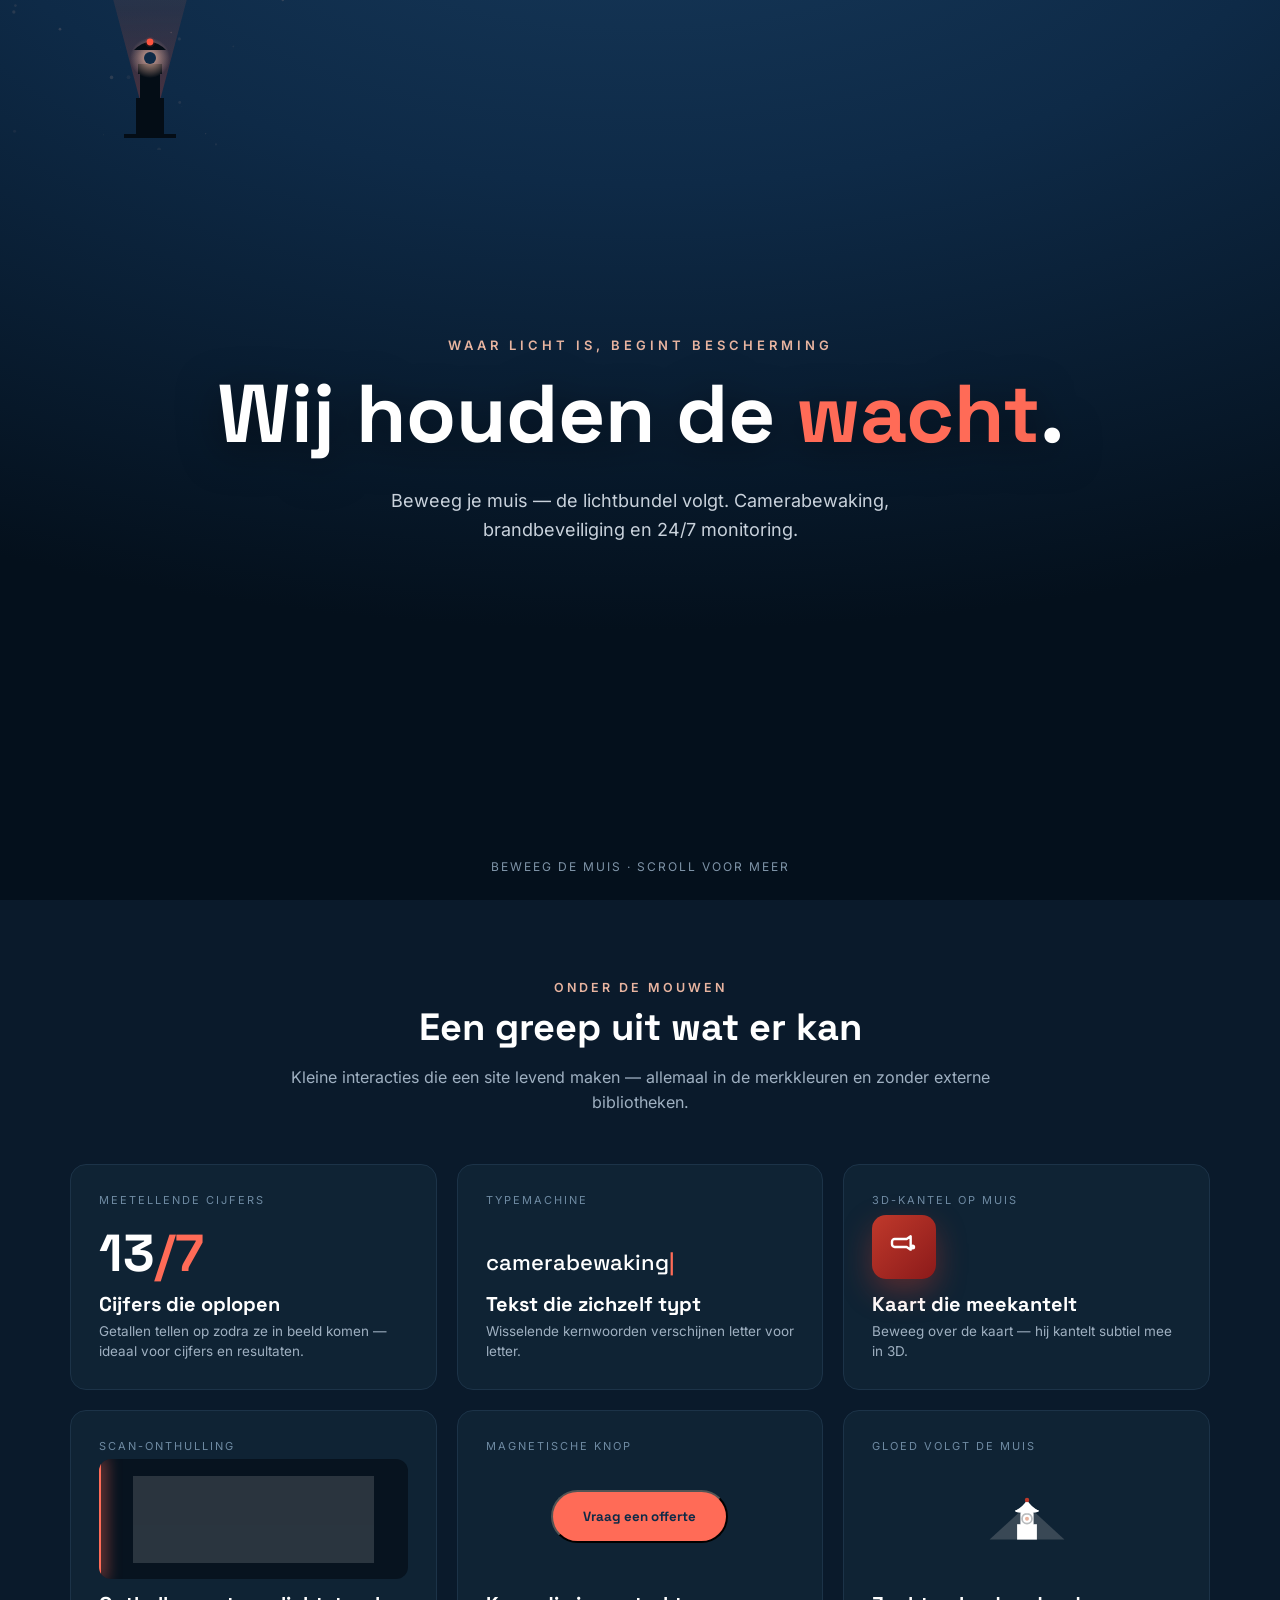
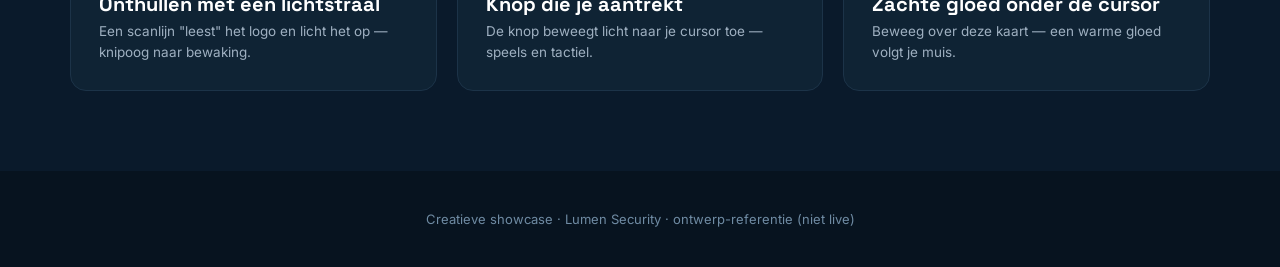
<file: design/showcase-creatief.html>
<!doctype html>
<!-- Lumen Security — CREATIEVE SHOWCASE ("wat schuilt er onder de mouwen").
     Vrije creatieve demo: cinematische canvas-vuurtoren + micro-interacties.
     Ontwerp-referentie, geen live pagina. Volledig zelfstandig. -->
<html lang="nl">
<head>
<meta charset="utf-8">
<meta name="viewport" content="width=device-width, initial-scale=1">
<title>Lumen Security — creatieve showcase</title>
<link rel="stylesheet" href="../assets/css/tokens.css">
<style>
  *,*::before,*::after{box-sizing:border-box;}
  body{margin:0;font-family:var(--ft-tekst);background:#07131f;color:#eaf0f6;overflow-x:hidden;}
  h1,h2,h3{font-family:var(--ft-titel);margin:0;line-height:1.1;text-wrap:balance;}
  a{color:inherit;text-decoration:none;}

  /* ===== CINEMATISCHE HERO (canvas) ===== */
  .stage{position:relative;height:100svh;min-height:620px;overflow:hidden;
    background:radial-gradient(120% 90% at 50% -20%,#173a5c 0%,#0e2a47 45%,#04101c 100%);}
  #sky{position:absolute;inset:0;display:block;}
  .stage .overlay{position:absolute;inset:0;display:flex;flex-direction:column;
    align-items:center;justify-content:center;text-align:center;padding:0 24px;z-index:3;pointer-events:none;}
  .stage .eyebrow{font-size:13px;letter-spacing:4px;text-transform:uppercase;font-weight:600;
    color:#e8b4a0;opacity:0;transform:translateY(14px);animation:rise .9s ease .3s forwards;}
  .stage h1{font-size:clamp(40px,6.4vw,86px);color:#fff;margin:16px 0 10px;
    opacity:0;transform:translateY(20px);animation:rise 1s ease .55s forwards;
    text-shadow:0 8px 40px rgba(0,0,0,.5);}
  .stage h1 em{font-style:normal;color:#ff6b57;}
  .stage p{max-width:560px;color:#c9d2dc;font-size:18px;line-height:1.6;
    opacity:0;transform:translateY(20px);animation:rise 1s ease .8s forwards;}
  .stage .hint{position:absolute;bottom:26px;left:50%;transform:translateX(-50%);
    font-size:12px;letter-spacing:2px;color:#7f94a8;text-transform:uppercase;z-index:3;
    animation:pulseHint 2.4s ease-in-out infinite;}
  @keyframes rise{to{opacity:1;transform:translateY(0);}}
  @keyframes pulseHint{0%,100%{opacity:.4;}50%{opacity:1;}}

  /* ===== "TRUCJES"-STROOK ===== */
  .tricks{background:#0a1a2b;padding:80px 24px;}
  .tricks .head{max-width:720px;margin:0 auto 48px;text-align:center;}
  .tricks .head .kick{color:#e8b4a0;letter-spacing:3px;text-transform:uppercase;font-size:12.5px;font-weight:600;}
  .tricks h2{font-size:clamp(26px,3.4vw,38px);color:#fff;margin:12px 0;}
  .tricks .head p{color:#9fb0c1;line-height:1.6;}
  .grid{max-width:1140px;margin:0 auto;display:grid;grid-template-columns:repeat(3,1fr);gap:20px;}
  .demo{position:relative;background:#0f2334;border:1px solid #1c3348;border-radius:16px;
    padding:28px;min-height:200px;display:flex;flex-direction:column;overflow:hidden;}
  .demo .tag{font-size:11px;letter-spacing:2px;text-transform:uppercase;color:#6f8ba3;margin-bottom:auto;}
  .demo h3{color:#fff;font-size:20px;margin:14px 0 6px;}
  .demo p{color:#9fb0c1;font-size:13.5px;line-height:1.5;margin:0;}

  /* trucje 1: meetellende cijfers */
  .count{font-family:var(--ft-titel);font-weight:700;font-size:52px;color:#fff;line-height:1;}
  .count .u{color:#ff6b57;}

  /* trucje 2: typemachine */
  .type{font-family:var(--ft-titel);font-size:22px;color:#fff;min-height:1.4em;}
  .type .cursor{color:#ff6b57;animation:blink 1s steps(1) infinite;}
  @keyframes blink{50%{opacity:0;}}

  /* trucje 3: kantelkaart op muis (3D) */
  .tilt{transition:transform .1s ease;transform-style:preserve-3d;}
  .tilt .chip{display:inline-grid;place-items:center;width:64px;height:64px;border-radius:14px;
    background:linear-gradient(135deg,#c0392b,#8b1a1a);box-shadow:0 12px 30px rgba(192,57,43,.4);}
  .tilt .chip svg{width:32px;height:32px;}

  /* trucje 4: scan-onthulling van het logo */
  .scanbox{position:relative;border-radius:12px;overflow:hidden;background:#07131f;height:120px;
    display:grid;place-items:center;margin-top:6px;}
  .scanbox img{width:78%;filter:brightness(0) invert(1);opacity:.14;}
  .scanbox .lit{position:absolute;inset:0;display:grid;place-items:center;
    clip-path:inset(0 100% 0 0);}
  .scanbox .lit img{opacity:1;filter:none;}
  .scanbox .line{position:absolute;top:0;bottom:0;width:2px;background:#ff6b57;
    box-shadow:0 0 16px 3px rgba(255,107,87,.7);left:0;}
  .scanbox.run .lit{animation:reveal 2.6s ease-in-out infinite;}
  .scanbox.run .line{animation:sweep 2.6s ease-in-out infinite;}
  @keyframes reveal{0%{clip-path:inset(0 100% 0 0);}45%,55%{clip-path:inset(0 0 0 0);}100%{clip-path:inset(0 0 0 100%);}}
  @keyframes sweep{0%{left:0;}50%{left:100%;}100%{left:100%;}}

  /* trucje 5: magnetische knop */
  .magnet-wrap{display:flex;align-items:center;justify-content:center;flex:1;}
  .magnet{padding:16px 30px;border-radius:999px;background:#ff6b57;color:#0e2a47;font-weight:700;
    font-family:var(--ft-titel);cursor:pointer;transition:transform .12s ease;will-change:transform;}

  /* trucje 6: gloed-volgt-muis kaart */
  .spot{position:relative;}
  .spot::before{content:"";position:absolute;inset:0;border-radius:16px;opacity:0;transition:opacity .3s;
    background:radial-gradient(180px circle at var(--mx,50%) var(--my,50%),rgba(255,107,87,.18),transparent 60%);}
  .spot:hover::before{opacity:1;}

  .reveal{opacity:0;transform:translateY(30px);transition:opacity .7s ease,transform .7s ease;}
  .reveal.in{opacity:1;transform:none;}

  .footer{background:#07131f;text-align:center;padding:40px 24px;color:#6f8ba3;font-size:13px;}

  @media(max-width:860px){.grid{grid-template-columns:1fr;}}
  @media(prefers-reduced-motion:reduce){*{animation:none!important;transition:none!important;}
    .stage .eyebrow,.stage h1,.stage p{opacity:1;transform:none;}
    .scanbox .lit{clip-path:inset(0 0 0 0);}.scanbox .line{display:none;}}
</style>
</head>
<body>

<!-- ============ CINEMATISCHE HERO ============ -->
<section class="stage">
  <canvas id="sky"></canvas>
  <div class="overlay">
    <div class="eyebrow">Waar licht is, begint bescherming</div>
    <h1>Wij houden de <em>wacht</em>.</h1>
    <p>Beweeg je muis — de lichtbundel volgt. Camerabewaking, brandbeveiliging en 24/7 monitoring.</p>
  </div>
  <div class="hint">beweeg de muis · scroll voor meer</div>
</section>

<!-- ============ TRUCJES ============ -->
<section class="tricks">
  <div class="head reveal">
    <div class="kick">Onder de mouwen</div>
    <h2>Een greep uit wat er kan</h2>
    <p>Kleine interacties die een site levend maken — allemaal in de merkkleuren en zonder externe bibliotheken.</p>
  </div>
  <div class="grid">

    <div class="demo spot reveal">
      <span class="tag">Meetellende cijfers</span>
      <div class="count" data-to="24" data-suffix="/7"><span class="n">0</span><span class="u">/7</span></div>
      <h3>Cijfers die oplopen</h3>
      <p>Getallen tellen op zodra ze in beeld komen — ideaal voor cijfers en resultaten.</p>
    </div>

    <div class="demo spot reveal">
      <span class="tag">Typemachine</span>
      <div class="type"><span class="typed"></span><span class="cursor">|</span></div>
      <h3>Tekst die zichzelf typt</h3>
      <p>Wisselende kernwoorden verschijnen letter voor letter.</p>
    </div>

    <div class="demo spot reveal">
      <span class="tag">3D-kantel op muis</span>
      <div class="tilt" style="margin:8px 0 auto;">
        <span class="chip"><svg viewBox="0 0 24 24" fill="none" stroke="#fff" stroke-width="1.8" stroke-linecap="round" stroke-linejoin="round"><path d="M3 8a2 2 0 0 1 2-2h9l3-2v10l-3-2H5a2 2 0 0 1-2-2V8z"/><circle cx="18.5" cy="12" r="1"/></svg></span>
      </div>
      <h3>Kaart die meekantelt</h3>
      <p>Beweeg over de kaart — hij kantelt subtiel mee in 3D.</p>
    </div>

    <div class="demo reveal">
      <span class="tag">Scan-onthulling</span>
      <div class="scanbox run">
        <img src="../assets/img/logo/lumen-logo-lockup.jpg" alt="Lumen logo">
        <div class="lit"><img src="../assets/img/logo/lumen-logo-lockup.jpg" alt=""></div>
        <div class="line"></div>
      </div>
      <h3>Onthullen met een lichtstraal</h3>
      <p>Een scanlijn "leest" het logo en licht het op — knipoog naar bewaking.</p>
    </div>

    <div class="demo spot reveal">
      <span class="tag">Magnetische knop</span>
      <div class="magnet-wrap"><button class="magnet" type="button">Vraag een offerte</button></div>
      <h3>Knop die je aantrekt</h3>
      <p>De knop beweegt licht naar je cursor toe — speels en tactiel.</p>
    </div>

    <div class="demo spot reveal">
      <span class="tag">Gloed volgt de muis</span>
      <div style="flex:1;display:grid;place-items:center;">
        <svg viewBox="-40 -30 80 70" style="width:88px;"><g><path d="M-8,2 L-34,26 L34,26 L8,2 Z" fill="#9BA0A3" opacity="0.3"/><rect x="-9" y="12" width="18" height="14" fill="#fff"/><rect x="-6" y="1" width="12" height="12" rx="1.5" fill="#fff"/><circle cx="0" cy="7" r="4.5" fill="none" stroke="#B9BCBE" stroke-width="1.6"/><circle cx="0" cy="7" r="1.8" fill="#e8b4a0"/><ellipse cx="0" cy="0" rx="11" ry="2" fill="#fff"/><path d="M-11,0 Q-3.5,-4 0,-10 Q3.5,-4 11,0 Z" fill="#fff"/><circle cx="0" cy="-10" r="2" fill="#C0392B"/></g></svg>
      </div>
      <h3>Zachte gloed onder de cursor</h3>
      <p>Beweeg over deze kaart — een warme gloed volgt je muis.</p>
    </div>

  </div>
</section>

<div class="footer">Creatieve showcase · Lumen Security · ontwerp-referentie (niet live)</div>

<script>
/* ========== 1. CINEMATISCHE VUURTOREN OP CANVAS ========== */
(function(){
  var c = document.getElementById('sky'), x = c.getContext('2d');
  var W,H,DPR, particles=[], mouse={x:.5,y:.35}, t=0;
  var reduce = matchMedia('(prefers-reduced-motion: reduce)').matches;

  function size(){
    DPR = Math.min(devicePixelRatio||1, 2);
    W = c.clientWidth; H = c.clientHeight;
    c.width = W*DPR; c.height = H*DPR; x.setTransform(DPR,0,0,DPR,0,0);
    particles = [];
    var n = Math.min(90, Math.floor(W/16));
    for(var i=0;i<n;i++) particles.push({
      x:Math.random()*W, y:Math.random()*H,
      r:Math.random()*1.8+.4, s:Math.random()*.4+.1, o:Math.random()*.5+.2
    });
  }
  window.addEventListener('resize', size);

  addEventListener('mousemove', function(e){
    var r = c.getBoundingClientRect();
    mouse.x = (e.clientX - r.left)/r.width;
    mouse.y = (e.clientY - r.top)/r.height;
  });

  function draw(){
    t += .016;
    x.clearRect(0,0,W,H);

    // bron van de bundel: de lantaarn van de vuurtoren (onderaan-midden)
    var sx = W*0.5, sy = H*0.92;

    // doelhoek: naar de muis (of zachtjes zwaaiend als geen muis)
    var tx = mouse.x*W, ty = mouse.y*H;
    var ang = Math.atan2(ty - sy, tx - sx);
    if(reduce) ang = -Math.PI/2 + Math.sin(t*.3)*.5;

    // ---- lichtbundel (kegel, rood->zilver) ----
    var spread = 0.26, len = Math.hypot(W,H)*1.1;
    var g = x.createLinearGradient(sx,sy, sx+Math.cos(ang)*len, sy+Math.sin(ang)*len);
    g.addColorStop(0,'rgba(192,57,43,0.42)');
    g.addColorStop(0.35,'rgba(155,80,70,0.18)');
    g.addColorStop(0.7,'rgba(185,188,190,0.10)');
    g.addColorStop(1,'rgba(199,202,204,0)');
    x.beginPath(); x.moveTo(sx,sy);
    x.lineTo(sx+Math.cos(ang-spread)*len, sy+Math.sin(ang-spread)*len);
    x.lineTo(sx+Math.cos(ang+spread)*len, sy+Math.sin(ang+spread)*len);
    x.closePath(); x.fillStyle=g; x.fill();

    // ---- lichtdeeltjes die in de bundel oplichten ----
    for(var i=0;i<particles.length;i++){
      var p=particles[i]; p.y -= p.s; if(p.y<-4){p.y=H+4; p.x=Math.random()*W;}
      // hoe dicht bij de bundel-as?
      var pa = Math.atan2(p.y-sy, p.x-sx);
      var d = Math.abs(((pa-ang+Math.PI*3)%(Math.PI*2))-Math.PI);
      var lit = Math.max(0, 1 - d/spread);
      x.beginPath(); x.arc(p.x,p.y,p.r,0,7);
      x.fillStyle='rgba(232,180,160,'+(p.o*.25 + lit*.6)+')'; x.fill();
    }

    // ---- vuurtoren-silhouet ----
    x.save(); x.translate(sx,sy);
    x.fillStyle='#040d16';
    x.fillRect(-26,-4,52,4);           // grond
    x.fillRect(-14,-40,28,38);         // onderromp
    x.fillRect(-10,-64,20,24);         // bovenromp
    x.fillRect(-12,-74,24,10);         // galerij
    // lantaarn-gloed
    var lg = x.createRadialGradient(0,-80,0, 0,-80,20);
    lg.addColorStop(0,'rgba(232,180,160,0.9)'); lg.addColorStop(1,'rgba(232,180,160,0)');
    x.fillStyle=lg; x.beginPath(); x.arc(0,-80,20,0,7); x.fill();
    x.fillStyle='#0e2a47'; x.beginPath(); x.arc(0,-80,6,0,7); x.fill();
    // hoed
    x.fillStyle='#040d16'; x.beginPath();
    x.moveTo(-16,-88); x.quadraticCurveTo(0,-104,16,-88); x.closePath(); x.fill();
    // rode beacon-dot (pulserend)
    var pulse = .6 + Math.sin(t*3)*.4;
    x.beginPath(); x.arc(0,-96,3.4,0,7); x.fillStyle='#ff5540'; x.fill();
    x.beginPath(); x.arc(0,-96,3.4+pulse*5,0,7);
    x.fillStyle='rgba(255,85,64,'+(0.25*pulse)+')'; x.fill();
    x.restore();

    requestAnimationFrame(draw);
  }
  size(); draw();
})();

/* ========== 2. TYPEMACHINE ========== */
(function(){
  var el = document.querySelector('.typed'); if(!el) return;
  var words = ['camerabewaking','brandbeveiliging','24/7 monitoring','onderhoud'];
  var wi=0, ci=0, del=false;
  function tick(){
    var w = words[wi];
    el.textContent = w.slice(0, ci);
    if(!del && ci<w.length){ ci++; setTimeout(tick,70); }
    else if(!del && ci===w.length){ del=true; setTimeout(tick,1100); }
    else if(del && ci>0){ ci--; setTimeout(tick,40); }
    else { del=false; wi=(wi+1)%words.length; setTimeout(tick,220); }
  }
  tick();
})();

/* ========== 3. MEETELLENDE CIJFERS (bij in-beeld) ========== */
/* ========== 4. REVEAL-ON-SCROLL ========== */
(function(){
  var io = new IntersectionObserver(function(es){
    es.forEach(function(e){
      if(!e.isIntersecting) return;
      e.target.classList.add('in');
      var cnt = e.target.querySelector('.count .n');
      if(cnt && !cnt.dataset.done){
        cnt.dataset.done=1; var to=+e.target.querySelector('.count').dataset.to||24, s=0;
        var iv=setInterval(function(){ s++; cnt.textContent=s; if(s>=to) clearInterval(iv); }, 900/to);
      }
      io.unobserve(e.target);
    });
  },{threshold:.3});
  document.querySelectorAll('.reveal').forEach(function(n){io.observe(n);});
})();

/* ========== 5. 3D-KANTELKAART ========== */
(function(){
  document.querySelectorAll('.tilt').forEach(function(card){
    var box = card.closest('.demo');
    box.addEventListener('mousemove', function(e){
      var r=box.getBoundingClientRect();
      var px=(e.clientX-r.left)/r.width-.5, py=(e.clientY-r.top)/r.height-.5;
      card.style.transform='perspective(600px) rotateY('+(px*16)+'deg) rotateX('+(-py*16)+'deg)';
    });
    box.addEventListener('mouseleave', function(){ card.style.transform=''; });
  });
})();

/* ========== 6. MAGNETISCHE KNOP ========== */
(function(){
  document.querySelectorAll('.magnet').forEach(function(b){
    b.addEventListener('mousemove', function(e){
      var r=b.getBoundingClientRect();
      b.style.transform='translate('+((e.clientX-r.left-r.width/2)*.4)+'px,'+((e.clientY-r.top-r.height/2)*.5)+'px)';
    });
    b.addEventListener('mouseleave', function(){ b.style.transform=''; });
  });
})();

/* ========== 7. GLOED VOLGT DE MUIS ========== */
(function(){
  document.querySelectorAll('.spot').forEach(function(s){
    s.addEventListener('mousemove', function(e){
      var r=s.getBoundingClientRect();
      s.style.setProperty('--mx',(e.clientX-r.left)+'px');
      s.style.setProperty('--my',(e.clientY-r.top)+'px');
    });
  });
})();
</script>
</body>
</html>
</file>
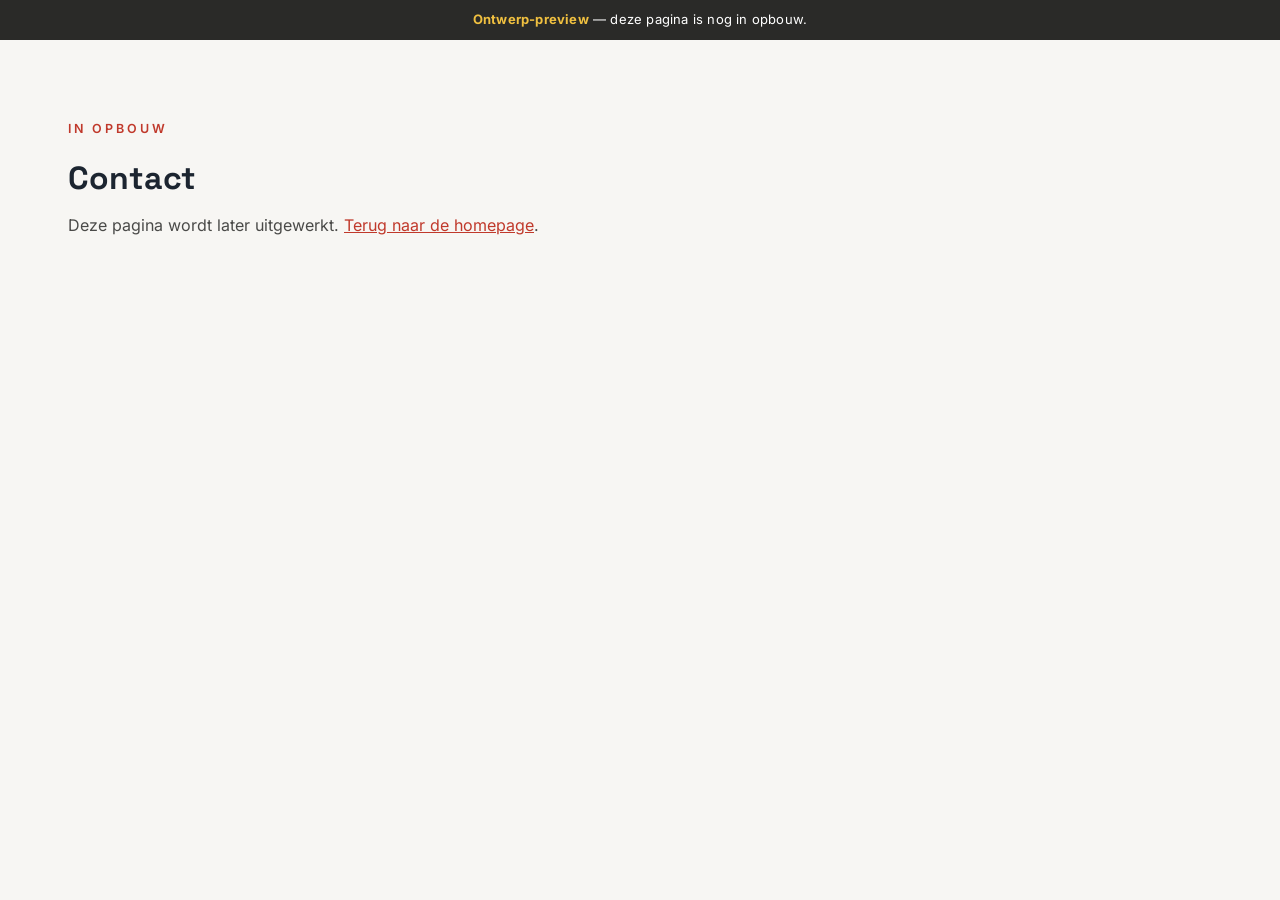
<file: nl/contact.html>
<!doctype html>
<!-- Lumen Security — placeholder-pagina. Nav/footer en inhoud volgen later.
     NOG NIET PUBLICEREN — sectorvergunning (FOD Binnenlandse Zaken) loopt. -->
<html lang="nl">
<head>
  <meta charset="utf-8">
  <meta name="viewport" content="width=device-width, initial-scale=1">
  <title>Contact — Lumen Security</title>
  <link rel="stylesheet" href="../assets/css/tokens.css">
  <link rel="stylesheet" href="../assets/css/base.css">
  <link rel="stylesheet" href="../assets/css/layout.css">
</head>
<body>
<div class="preview-banner"><b>Ontwerp-preview</b> — deze pagina is nog in opbouw.</div>
<main class="container" style="padding-top:80px;padding-bottom:80px;">
  <p class="eyebrow">In opbouw</p>
  <h1>Contact</h1>
  <p style="margin-top:16px;color:#4a4a48;">Deze pagina wordt later uitgewerkt. <a href="../nl/index.html" style="color:var(--red);text-decoration:underline;">Terug naar de homepage</a>.</p>
</main>
</body>
</html>
</file>
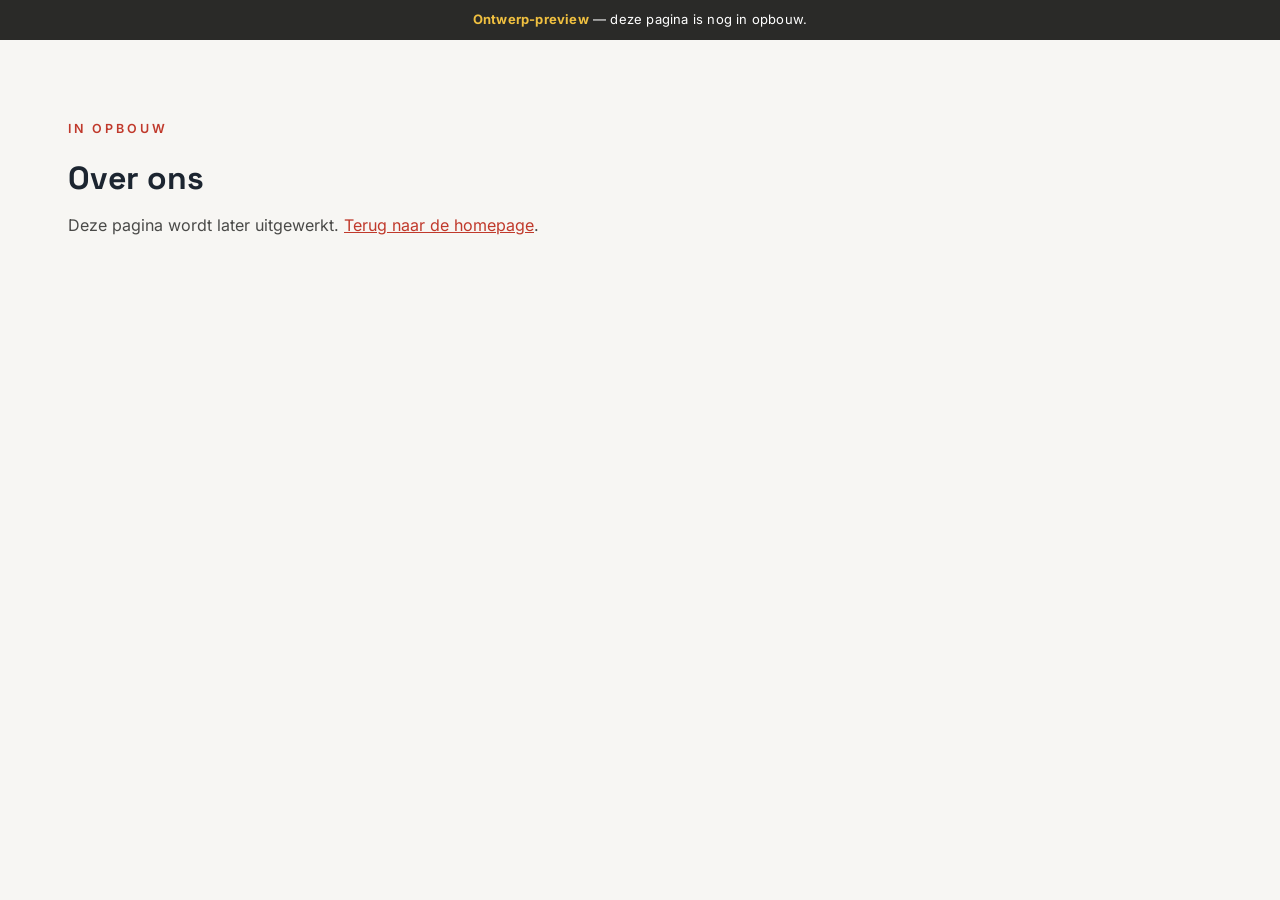
<file: nl/over-ons.html>
<!doctype html>
<!-- Lumen Security — placeholder-pagina. Nav/footer en inhoud volgen later.
     NOG NIET PUBLICEREN — sectorvergunning (FOD Binnenlandse Zaken) loopt. -->
<html lang="nl">
<head>
  <meta charset="utf-8">
  <meta name="viewport" content="width=device-width, initial-scale=1">
  <title>Over ons — Lumen Security</title>
  <link rel="stylesheet" href="../assets/css/tokens.css">
  <link rel="stylesheet" href="../assets/css/base.css">
  <link rel="stylesheet" href="../assets/css/layout.css">
</head>
<body>
<div class="preview-banner"><b>Ontwerp-preview</b> — deze pagina is nog in opbouw.</div>
<main class="container" style="padding-top:80px;padding-bottom:80px;">
  <p class="eyebrow">In opbouw</p>
  <h1>Over ons</h1>
  <p style="margin-top:16px;color:#4a4a48;">Deze pagina wordt later uitgewerkt. <a href="../nl/index.html" style="color:var(--red);text-decoration:underline;">Terug naar de homepage</a>.</p>
</main>
</body>
</html>
</file>
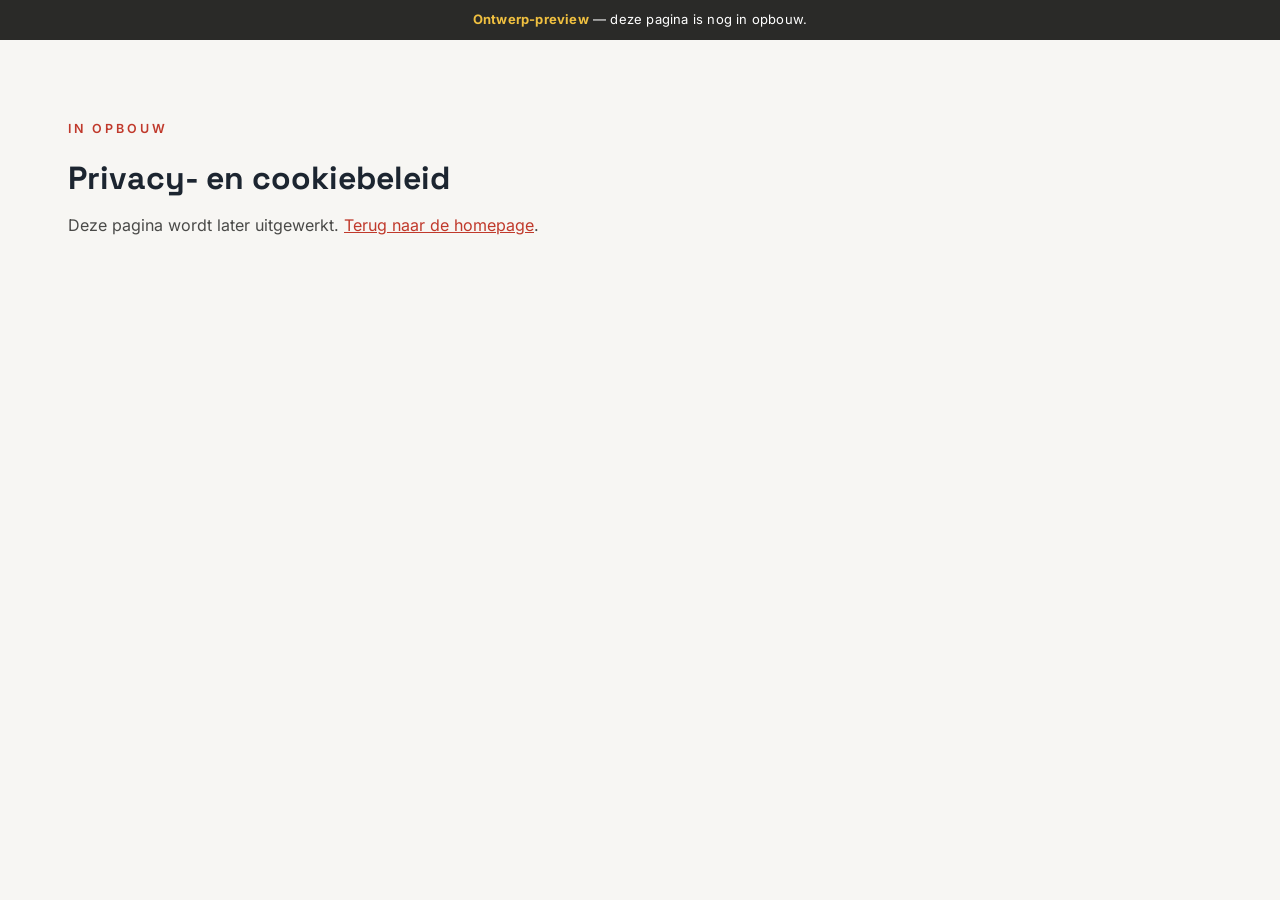
<file: nl/privacy-cookies.html>
<!doctype html>
<!-- Lumen Security — placeholder-pagina. Nav/footer en inhoud volgen later.
     NOG NIET PUBLICEREN — sectorvergunning (FOD Binnenlandse Zaken) loopt. -->
<html lang="nl">
<head>
  <meta charset="utf-8">
  <meta name="viewport" content="width=device-width, initial-scale=1">
  <title>Privacy- en cookiebeleid — Lumen Security</title>
  <link rel="stylesheet" href="../assets/css/tokens.css">
  <link rel="stylesheet" href="../assets/css/base.css">
  <link rel="stylesheet" href="../assets/css/layout.css">
</head>
<body>
<div class="preview-banner"><b>Ontwerp-preview</b> — deze pagina is nog in opbouw.</div>
<main class="container" style="padding-top:80px;padding-bottom:80px;">
  <p class="eyebrow">In opbouw</p>
  <h1>Privacy- en cookiebeleid</h1>
  <p style="margin-top:16px;color:#4a4a48;">Deze pagina wordt later uitgewerkt. <a href="../nl/index.html" style="color:var(--red);text-decoration:underline;">Terug naar de homepage</a>.</p>
</main>
</body>
</html>
</file>
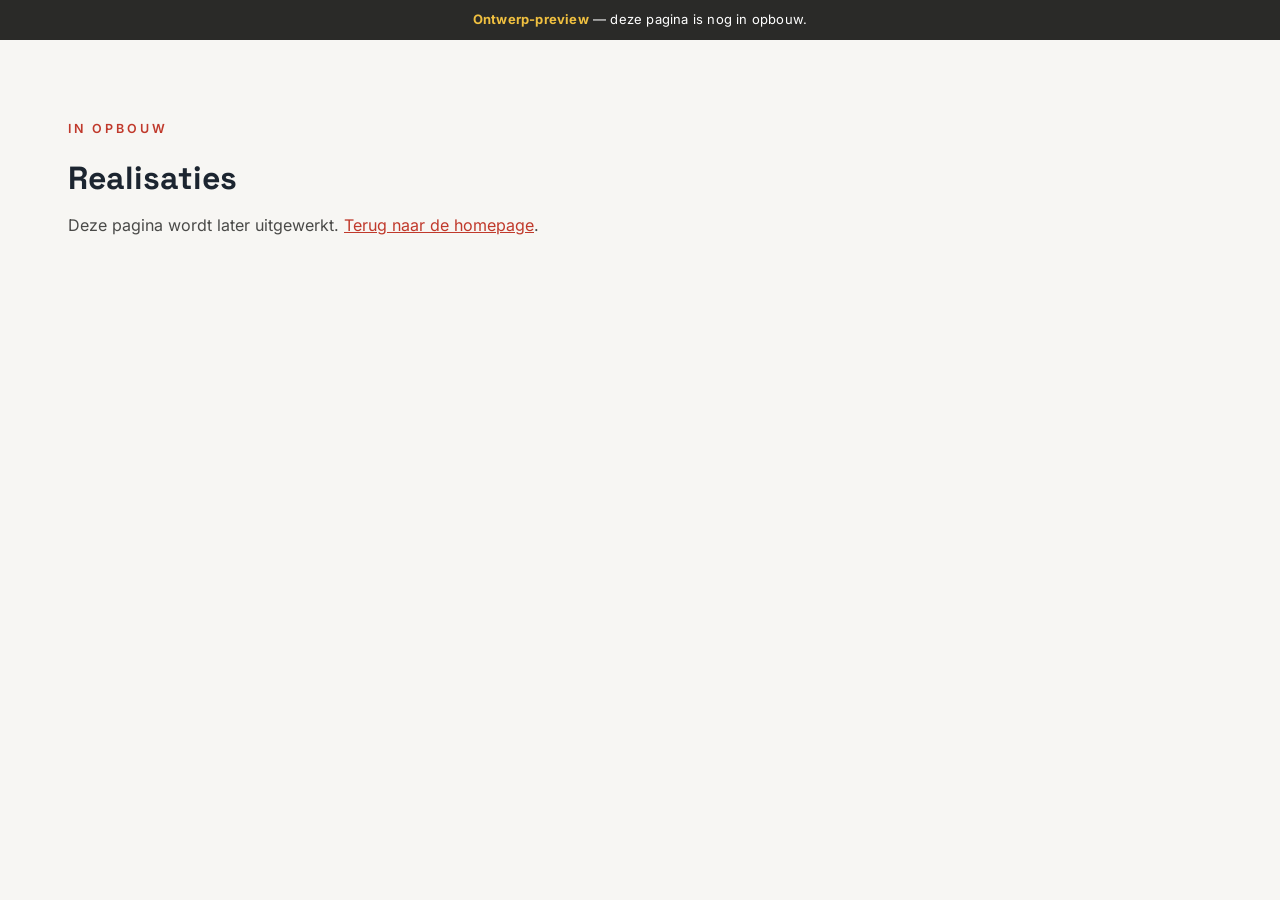
<file: nl/realisaties.html>
<!doctype html>
<!-- Lumen Security — placeholder-pagina. Nav/footer en inhoud volgen later.
     NOG NIET PUBLICEREN — sectorvergunning (FOD Binnenlandse Zaken) loopt. -->
<html lang="nl">
<head>
  <meta charset="utf-8">
  <meta name="viewport" content="width=device-width, initial-scale=1">
  <title>Realisaties — Lumen Security</title>
  <link rel="stylesheet" href="../assets/css/tokens.css">
  <link rel="stylesheet" href="../assets/css/base.css">
  <link rel="stylesheet" href="../assets/css/layout.css">
</head>
<body>
<div class="preview-banner"><b>Ontwerp-preview</b> — deze pagina is nog in opbouw.</div>
<main class="container" style="padding-top:80px;padding-bottom:80px;">
  <p class="eyebrow">In opbouw</p>
  <h1>Realisaties</h1>
  <p style="margin-top:16px;color:#4a4a48;">Deze pagina wordt later uitgewerkt. <a href="../nl/index.html" style="color:var(--red);text-decoration:underline;">Terug naar de homepage</a>.</p>
</main>
</body>
</html>
</file>
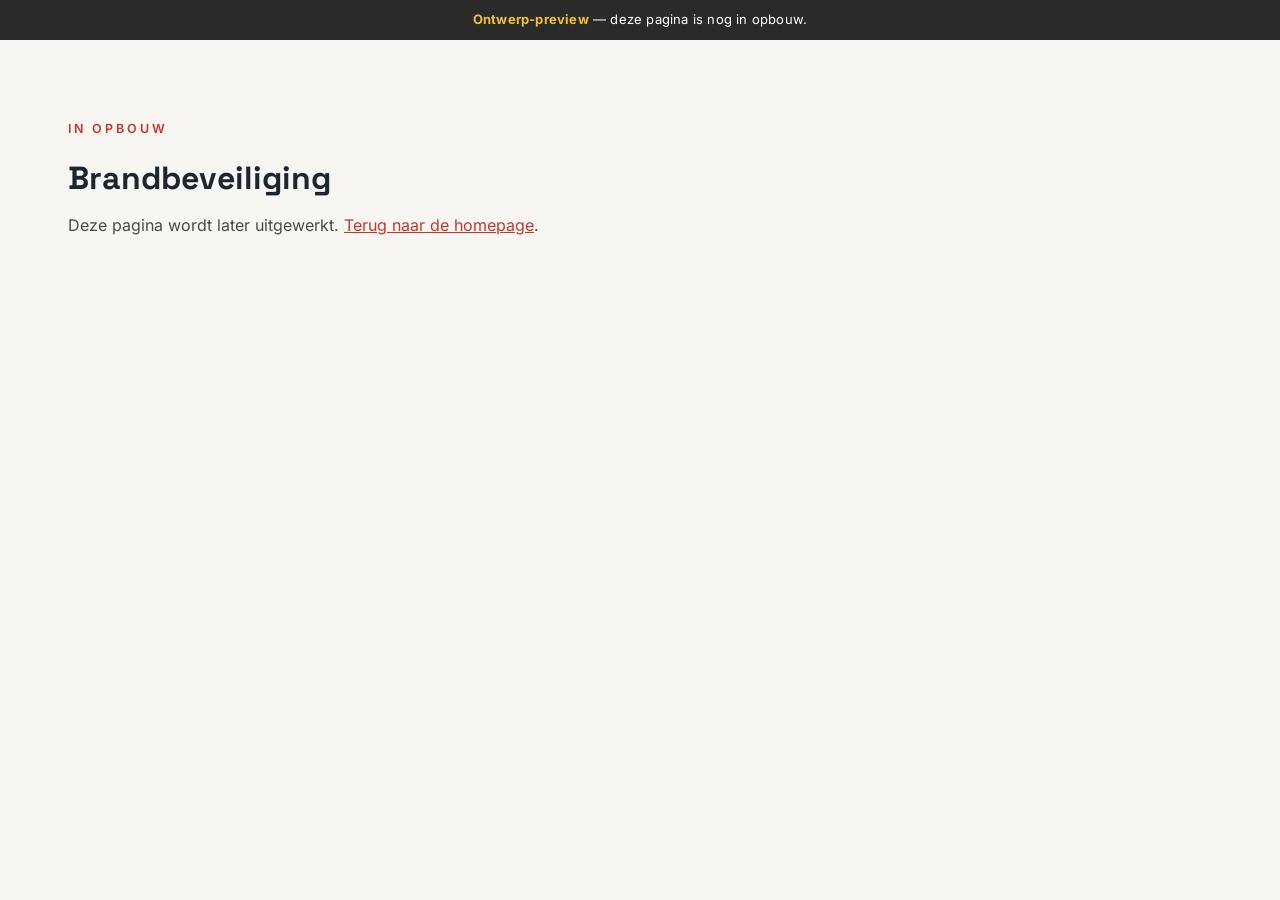
<file: nl/diensten/brandbeveiliging.html>
<!doctype html>
<!-- Lumen Security — placeholder-pagina. Nav/footer en inhoud volgen later.
     NOG NIET PUBLICEREN — sectorvergunning (FOD Binnenlandse Zaken) loopt. -->
<html lang="nl">
<head>
  <meta charset="utf-8">
  <meta name="viewport" content="width=device-width, initial-scale=1">
  <title>Brandbeveiliging — Lumen Security</title>
  <link rel="stylesheet" href="../../assets/css/tokens.css">
  <link rel="stylesheet" href="../../assets/css/base.css">
  <link rel="stylesheet" href="../../assets/css/layout.css">
</head>
<body>
<div class="preview-banner"><b>Ontwerp-preview</b> — deze pagina is nog in opbouw.</div>
<main class="container" style="padding-top:80px;padding-bottom:80px;">
  <p class="eyebrow">In opbouw</p>
  <h1>Brandbeveiliging</h1>
  <p style="margin-top:16px;color:#4a4a48;">Deze pagina wordt later uitgewerkt. <a href="../../nl/index.html" style="color:var(--red);text-decoration:underline;">Terug naar de homepage</a>.</p>
</main>
</body>
</html>
</file>
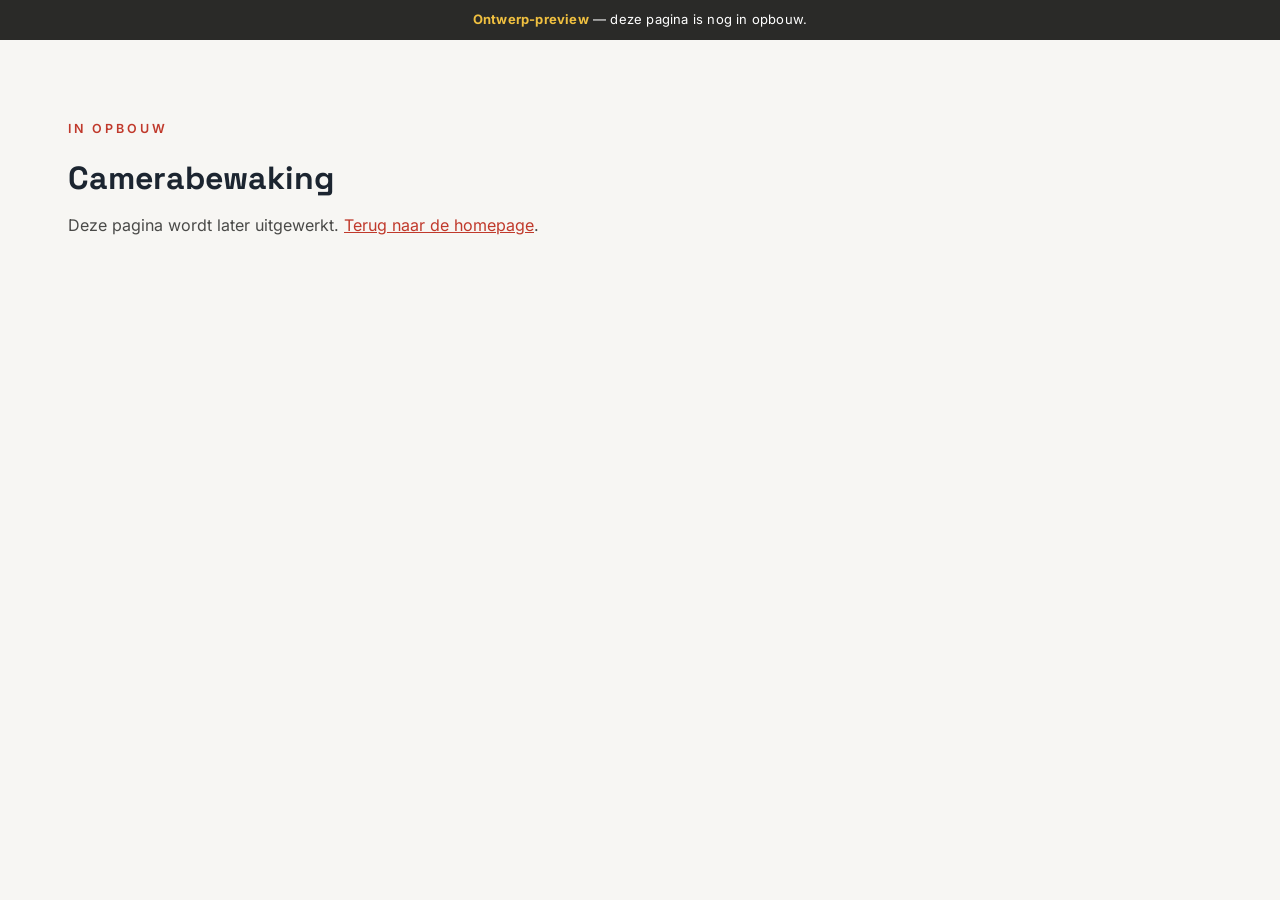
<file: nl/diensten/camerabewaking.html>
<!doctype html>
<!-- Lumen Security — placeholder-pagina. Nav/footer en inhoud volgen later.
     NOG NIET PUBLICEREN — sectorvergunning (FOD Binnenlandse Zaken) loopt. -->
<html lang="nl">
<head>
  <meta charset="utf-8">
  <meta name="viewport" content="width=device-width, initial-scale=1">
  <title>Camerabewaking — Lumen Security</title>
  <link rel="stylesheet" href="../../assets/css/tokens.css">
  <link rel="stylesheet" href="../../assets/css/base.css">
  <link rel="stylesheet" href="../../assets/css/layout.css">
</head>
<body>
<div class="preview-banner"><b>Ontwerp-preview</b> — deze pagina is nog in opbouw.</div>
<main class="container" style="padding-top:80px;padding-bottom:80px;">
  <p class="eyebrow">In opbouw</p>
  <h1>Camerabewaking</h1>
  <p style="margin-top:16px;color:#4a4a48;">Deze pagina wordt later uitgewerkt. <a href="../../nl/index.html" style="color:var(--red);text-decoration:underline;">Terug naar de homepage</a>.</p>
</main>
</body>
</html>
</file>
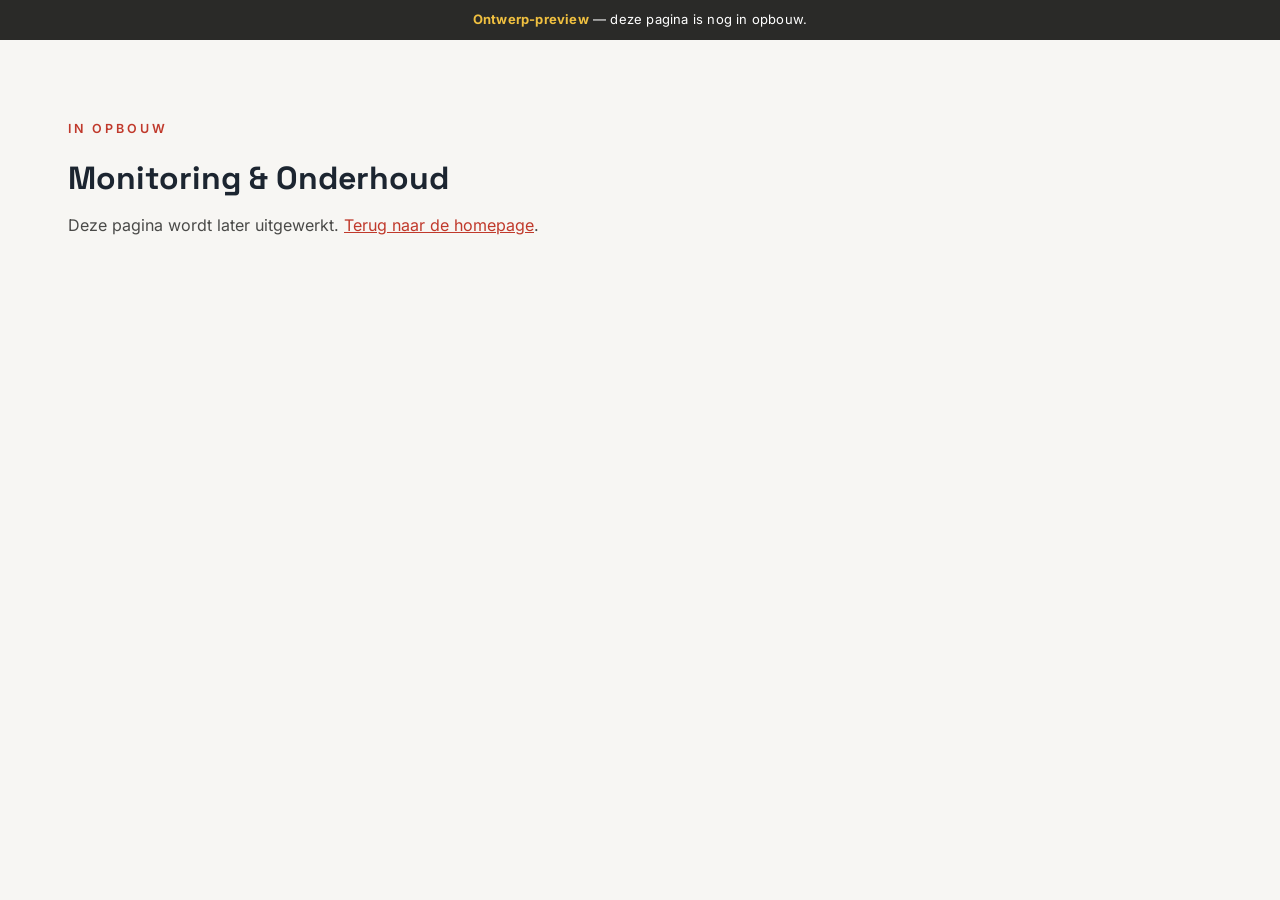
<file: nl/diensten/monitoring-onderhoud.html>
<!doctype html>
<!-- Lumen Security — placeholder-pagina. Nav/footer en inhoud volgen later.
     NOG NIET PUBLICEREN — sectorvergunning (FOD Binnenlandse Zaken) loopt. -->
<html lang="nl">
<head>
  <meta charset="utf-8">
  <meta name="viewport" content="width=device-width, initial-scale=1">
  <title>Monitoring & Onderhoud — Lumen Security</title>
  <link rel="stylesheet" href="../../assets/css/tokens.css">
  <link rel="stylesheet" href="../../assets/css/base.css">
  <link rel="stylesheet" href="../../assets/css/layout.css">
</head>
<body>
<div class="preview-banner"><b>Ontwerp-preview</b> — deze pagina is nog in opbouw.</div>
<main class="container" style="padding-top:80px;padding-bottom:80px;">
  <p class="eyebrow">In opbouw</p>
  <h1>Monitoring & Onderhoud</h1>
  <p style="margin-top:16px;color:#4a4a48;">Deze pagina wordt later uitgewerkt. <a href="../../nl/index.html" style="color:var(--red);text-decoration:underline;">Terug naar de homepage</a>.</p>
</main>
</body>
</html>
</file>
<file: assets/css/tokens.css>
/* ============================================================
   tokens.css — merkvariabelen, lettertypes én dag/nacht-thema
   Eén centrale plek. Een waarde hier aanpassen werkt overal door.

   OPZET:
   - Merkkleuren staan VAST (navy, rood, zilver, staalgrijs).
   - Thema-tokens (achtergrond, tekst, vlakken) draaien om tussen
     dag (licht) en nacht (donker) — "gespiegeld".
   - Standaard = dag. Nacht wordt geactiveerd door het systeem
     (prefers-color-scheme: dark) of door de handmatige schakelaar
     (<html data-theme="dark">, die wint altijd).
   ============================================================ */

/* --- Lettertypes: lokaal opgeslagen (geen Google Fonts = privacyvriendelijk) --- */
@font-face{
  font-family:"Space Grotesk";
  font-style:normal;
  font-weight:500 700;
  font-display:swap;
  src:url("../fonts/space-grotesk.woff2") format("woff2");
}
@font-face{
  font-family:"Inter";
  font-style:normal;
  font-weight:100 900;
  font-display:swap;
  src:url("../fonts/inter.woff2") format("woff2");
}

:root{
  /* --- VASTE merkkleuren --- */
  --navy:#0E2A47;
  --red:#C0392B;
  --deepred:#8B1A1A;
  --silver:#B9BCBE;
  --steel:#9BA0A3;

  --ft-titel:"Space Grotesk", system-ui, -apple-system, "Segoe UI", sans-serif;
  --ft-tekst:"Inter", system-ui, -apple-system, "Segoe UI", Roboto, sans-serif;
  --max:1240px;

  /* ============ DAG-THEMA (standaard) ============ */
  --bg:#F7F6F3;             /* paginagrond (gebroken wit) */
  --ink:#1c2530;            /* lopende tekst */
  --text-soft:#4a4a48;      /* zachtere tekst */
  --surface:#ffffff;        /* opgetild vlak (diensten-sectie) */
  --surface-sunken:#F7F6F3; /* verzonken vlak (kaart-achtergrond) */
  --line:#e2e0da;           /* randen/lijnen */
  --header-bg:rgba(247,246,243,.82); /* doorschijnende header over de hero */
  --logo-ink:#0E2A47;       /* de navy delen van het nav-logo */

  /* Contrast-eiland ("Waarom Lumen"): in dag = donker navy-blok */
  --panel-bg:#0E2A47;
  --panel-text:#ffffff;
  --panel-soft:#c9d2dc;
  --panel-eyebrow:#B9BCBE;

  /* Footer */
  --footer-bg:#0E2A47;
  --footer-text:#c9d2dc;
  --footer-head:#ffffff;
  --footer-line:rgba(255,255,255,.12);

  /* Knoppen (ghost past zich aan het thema aan) */
  --ghost-border:#0E2A47;
  --ghost-text:#0E2A47;
  --ghost-hover:rgba(14,42,71,.06);

  /* Hero-scène (de cinematische canvas-vuurtoren, nu in DAG én NACHT) */
  --scene-top:#eef0ef;      /* bovenkant lucht (dag) */
  --scene-bottom:#F7F6F3;   /* onderkant lucht (dag) */
  --scene-tower:#0e2a47;    /* silhouet van de toren */
  --scene-particle:14,42,71;/* deeltjes-kleur (RGB) */
  --scene-beam-strong:.44;  /* bundel-intensiteit (dag) — gekozen in de tuner */

  /* Vorm-instellingen van de scène (thema-onafhankelijk) — gekozen in de tuner */
  --scene-spread:.27;       /* breedte van de lichtbundel */
  --scene-tower-scale:1.4;  /* grootte van de vuurtoren */
  --scene-src-x:.73;        /* horizontale positie van de vuurtoren (0..1) */
}

/* ============ NACHT-THEMA (gespiegeld) ============ */
/* 1) volgt automatisch het systeem, tenzij handmatig op licht gezet */
@media (prefers-color-scheme: dark){
  :root:not([data-theme="light"]){
    --bg:#07131f;
    --ink:#eaf0f6;
    --text-soft:#9fb0c1;
    --surface:#0a1a2b;
    --surface-sunken:#0f2334;
    --line:#1c3348;
    --header-bg:rgba(7,19,31,.78);
    --logo-ink:#eaf0f6;

    --panel-bg:#F7F6F3;
    --panel-text:#0E2A47;
    --panel-soft:#4a4a48;
    --panel-eyebrow:#9BA0A3;

    --footer-bg:#04101c;
    --footer-text:#9fb0c1;
    --footer-head:#ffffff;
    --footer-line:rgba(255,255,255,.10);

    --ghost-border:rgba(234,240,246,.7);
    --ghost-text:#eaf0f6;
    --ghost-hover:rgba(255,255,255,.08);

    --scene-top:#173a5c;
    --scene-bottom:#04101c;
    --scene-tower:#020a12;
    --scene-particle:232,180,160;
    --scene-beam-strong:.42;
  }
}

/* 2) ... of via de handmatige schakelaar (wint altijd) */
:root[data-theme="dark"]{
  --bg:#07131f;
  --ink:#eaf0f6;
  --text-soft:#9fb0c1;
  --surface:#0a1a2b;
  --surface-sunken:#0f2334;
  --line:#1c3348;
  --header-bg:rgba(7,19,31,.78);
  --logo-ink:#eaf0f6;

  --panel-bg:#F7F6F3;
  --panel-text:#0E2A47;
  --panel-soft:#4a4a48;
  --panel-eyebrow:#9BA0A3;

  --footer-bg:#04101c;
  --footer-text:#9fb0c1;
  --footer-head:#ffffff;
  --footer-line:rgba(255,255,255,.10);

  --ghost-border:rgba(234,240,246,.7);
  --ghost-text:#eaf0f6;
  --ghost-hover:rgba(255,255,255,.08);

  --scene-top:#173a5c;
  --scene-bottom:#04101c;
  --scene-tower:#020a12;
  --scene-particle:232,180,160;
  --scene-beam-strong:.42;
}

/* zachte overgang bij het wisselen */
:root{color-scheme:light dark;}
body{transition:background-color .4s ease, color .4s ease;}
</file>
<file: assets/css/base.css>
/* ============================================================
   base.css — reset + basisstijl (typografie, knoppen, containers)
   Bouwt voort op de variabelen uit tokens.css.
   ============================================================ */

*,*::before,*::after{box-sizing:border-box;}

body{
  margin:0;
  font-family:var(--ft-tekst);
  background:var(--bg);
  color:var(--ink);
  line-height:1.5;
  -webkit-font-smoothing:antialiased;
  text-rendering:optimizeLegibility;
}

h1,h2,h3,h4{
  font-family:var(--ft-titel);
  color:var(--ink);
  line-height:1.15;
  text-wrap:balance;
  margin:0;
}

p{margin:0;}
img,svg{max-width:100%;display:block;}
a{color:inherit;text-decoration:none;}

/* Toegankelijkheid: zichtbare focus voor toetsenbordgebruik */
a:focus-visible,button:focus-visible{
  outline:2px solid var(--red);
  outline-offset:3px;
  border-radius:4px;
}

/* Centrale inhoudsbreedte, herbruikbaar op elke pagina */
.container{
  max-width:var(--max);
  margin:0 auto;
  padding:0 48px;
}

/* Kleine bovenkop boven een titel */
.eyebrow{
  font-size:12.5px;
  letter-spacing:3px;
  text-transform:uppercase;
  font-weight:600;
  color:var(--red);
  margin-bottom:22px;
}

/* Knoppen */
.btn{
  display:inline-block;
  padding:15px 30px;
  font-family:var(--ft-titel);
  font-size:15px;
  font-weight:600;
  letter-spacing:.3px;
  text-decoration:none;
  border-radius:6px;
  border:1.5px solid transparent;
  cursor:pointer;
}
.btn-red{background:var(--red);color:#fff;}
.btn-red:hover{background:var(--deepred);}
.btn-ghost{border-color:var(--ghost-border);color:var(--ghost-text);}
.btn-ghost:hover{background:var(--ghost-hover);}

/* ============================================================
   Logo-animatie: de cameralens "leeft" — knippert zachtjes.
   Gebruikt op de kleine logo's in nav + footer (.lumen-pulse).
   De muis-volgende hero-bundel zit in main.js.
   ============================================================ */
@keyframes lumen-pulse{
  0%,100%{opacity:1;r:1.8px;}
  50%{opacity:.4;r:2.2px;}
}
.lumen-pulse{animation:lumen-pulse 1.8s ease-in-out infinite;}

@media (prefers-reduced-motion: reduce){
  *,*::before,*::after{animation:none !important;transition:none !important;}
}
</file>
<file: assets/css/layout.css>
/* ============================================================
   layout.css — bovenbalk (preview), header/nav, trustbar, footer
   ============================================================ */

/* Tijdelijke melding bovenaan zolang de site niet live is */
.preview-banner{
  background:#2a2a28;color:#fff;text-align:center;
  padding:10px 20px;font-size:13px;letter-spacing:.2px;
}
.preview-banner b{color:#f0c040;}

/* --- Header / navigatie (logo links) ---
   Doorschijnende header die over de hero-scène ligt (beide thema's). */
header{
  position:sticky;top:0;z-index:20;
  background:var(--header-bg);
  backdrop-filter:saturate(140%) blur(10px);
  -webkit-backdrop-filter:saturate(140%) blur(10px);
  border-bottom:1px solid var(--line);
}
nav{
  display:flex;align-items:center;justify-content:space-between;
  padding:18px 48px;
}
.nav-logo{display:flex;align-items:center;gap:12px;color:var(--ink);}
.nav-logo svg{height:44px;width:auto;}
/* de navy delen van het logo volgen het thema (licht op donker, donker op licht) */
.nav-logo .logo-ink{fill:var(--logo-ink);}
.nav-logo .logo-ink-stroke{stroke:var(--logo-ink);}
.wordmark{line-height:1;font-family:var(--ft-titel);}
.wordmark b{display:block;font-size:19px;letter-spacing:2.5px;font-weight:700;}
.wordmark small{display:block;font-size:10px;letter-spacing:4.2px;font-weight:500;margin-top:2px;color:var(--text-soft);}

/* Dag/nacht-schakelaar */
.theme-toggle{
  background:none;border:1px solid var(--line);border-radius:999px;
  width:38px;height:38px;cursor:pointer;color:var(--ink);
  display:grid;place-items:center;margin-left:6px;
  transition:border-color .2s ease, background .2s ease;
}
.theme-toggle:hover{background:var(--ghost-hover);}
.theme-toggle svg{width:19px;height:19px;fill:none;stroke:currentColor;stroke-width:1.8;}
.theme-toggle .moon{display:none;}
:root[data-theme="dark"] .theme-toggle .sun{display:none;}
:root[data-theme="dark"] .theme-toggle .moon{display:block;}
@media (prefers-color-scheme:dark){
  :root:not([data-theme="light"]) .theme-toggle .sun{display:none;}
  :root:not([data-theme="light"]) .theme-toggle .moon{display:block;}
}

.nav-links{display:flex;align-items:center;gap:32px;}
.nav-links ul{display:flex;gap:32px;list-style:none;margin:0;padding:0;font-size:14.5px;font-weight:500;}
.nav-links ul a{opacity:.85;}
.nav-links ul a:hover{opacity:1;color:var(--red);}
.lang-switch{font-size:12.5px;letter-spacing:1px;font-weight:600;display:flex;gap:6px;color:var(--steel);}
.lang-switch button{background:none;border:none;font:inherit;cursor:pointer;color:inherit;opacity:.7;padding:2px;}
.lang-switch button.active{opacity:1;color:var(--ink);text-decoration:underline;}

/* Hamburger (alleen op smalle schermen zichtbaar) */
.nav-toggle{display:none;background:none;border:none;cursor:pointer;width:32px;height:24px;position:relative;}
.nav-toggle span,.nav-toggle span::before,.nav-toggle span::after{content:'';position:absolute;left:0;width:100%;height:2px;background:var(--ink);}
.nav-toggle span{top:11px;}
.nav-toggle span::before{top:-9px;}
.nav-toggle span::after{top:9px;}

/* --- Vertrouwensbalk onder de hero --- */
.trustbar{
  position:relative;z-index:2;
  display:flex;gap:40px;flex-wrap:wrap;align-items:center;
  padding:26px 48px;
  border-top:1px solid var(--line);
  background:var(--bg);
  font-size:13.5px;color:var(--text-soft);
}
.trustbar b{color:var(--ink);}

/* --- Footer (gespiegeld thema) --- */
footer{background:var(--footer-bg);color:var(--footer-text);padding:64px 0 28px;font-size:14px;}
.footer-grid{display:grid;grid-template-columns:1.6fr 1fr 1fr 1fr;gap:40px;margin-bottom:56px;}
.footer-logo{display:flex;align-items:center;gap:12px;margin-bottom:16px;}
.footer-logo svg{height:38px;width:auto;}
.footer-logo .wordmark b{color:var(--footer-head);}
.footer-logo .wordmark small{color:var(--silver);}
.footer p{color:var(--footer-text);opacity:.9;line-height:1.6;}
.footer-col h4{color:var(--footer-head);font-size:14px;margin:0 0 18px;letter-spacing:.5px;}
.footer-col ul{list-style:none;margin:0;padding:0;display:flex;flex-direction:column;gap:11px;}
.footer-col a{opacity:.85;}
.footer-col a:hover{opacity:1;}
.footer-bottom{
  border-top:1px solid var(--footer-line);padding-top:24px;
  display:flex;justify-content:space-between;flex-wrap:wrap;gap:12px;
  font-size:12.5px;color:var(--footer-text);opacity:.85;
}
.footer-bottom a{color:var(--footer-text);text-decoration:underline;}

/* --- Responsief --- */
@media (max-width:980px){
  .footer-grid{grid-template-columns:1fr 1fr;}
}
@media (max-width:820px){
  nav{padding:18px 22px;}
  .nav-links{
    display:none;position:absolute;top:100%;left:0;right:0;
    flex-direction:column;align-items:flex-start;gap:18px;
    background:var(--bg);border-top:1px solid var(--line);
    padding:22px;
  }
  .nav-links.open{display:flex;}
  .nav-links ul{flex-direction:column;gap:16px;}
  .nav-toggle{display:block;}
  .trustbar{padding:22px;gap:20px 32px;}
  .footer-grid{grid-template-columns:1fr 1fr;gap:32px;}
}
@media (max-width:520px){
  .footer-grid{grid-template-columns:1fr;}
}
</file>
<file: assets/css/home.css>
/* ============================================================
   home.css — homepage: hero + diensten + waarom + oproep
   Alle kleuren via de thema-tokens uit tokens.css, zodat dag en
   nacht hetzelfde sjabloon delen (gespiegeld).

   HERO:
   - DAG  = MIX 1: foto-achtergrond + sluier B + scherpe SVG-vuurtoren
            rechts; de lichtbundel volgt de muis (main.js).
   - NACHT = cinematische canvas-scène (main.js): vuurtoren met
            muis-volgende bundel en lichtdeeltjes.
   ============================================================ */

.hero{position:relative;overflow:hidden;background:var(--bg);}

/* Cinematische canvas-scène — in DAG én NACHT zichtbaar.
   Zelfde ontwerp in beide thema's: alleen de kleuren verschillen
   (dag = lichte lucht + zachte bundel, nacht = donker + sterkere bundel),
   gestuurd door de --scene-* tokens in tokens.css. */
.hero .scene{
  position:absolute;inset:0;width:100%;height:100%;display:block;
  opacity:1;pointer-events:none;
}

/* Leesbaarheids-sluier (behandeling B): sterker aan de tekstzijde (links) */
.hero .scrim{
  position:absolute;inset:0;z-index:1;pointer-events:none;
  background:linear-gradient(90deg,
     var(--bg) 0 52%,
     color-mix(in srgb, var(--bg) 82%, transparent) 68%,
     transparent 92%);
}

.hero-inner{
  position:relative;z-index:2;
  display:flex;align-items:center;gap:56px;
  min-height:clamp(460px,68vh,640px);
  padding:56px 48px 64px;
  max-width:var(--max);margin:0 auto;
}
.hero-content{max-width:560px;flex:none;}
.hero .eyebrow{color:var(--red);}
.hero-content h1{font-size:clamp(36px,4.6vw,58px);margin-bottom:24px;color:var(--ink);}
.hero .sub{font-size:17px;line-height:1.65;max-width:520px;margin-bottom:36px;color:var(--text-soft);}
.cta-row{display:flex;gap:16px;flex-wrap:wrap;}

/* (De statische SVG-vuurtoren en de placeholder-foto zijn vervangen door
   de canvas-scène hierboven — dezelfde beleving in dag en nacht.) */

/* --- Algemene sectie-opbouw --- */
section{padding:90px 0;}
.section-head{max-width:640px;margin:0 auto 56px;text-align:center;}
.section-head .eyebrow{display:flex;justify-content:center;}
.section-head h2{font-size:clamp(28px,3.4vw,40px);margin-bottom:16px;color:var(--ink);}
.section-head p{color:var(--text-soft);font-size:16px;line-height:1.65;}

/* --- Diensten --- */
.services{background:var(--surface);}
.services-grid{display:grid;grid-template-columns:repeat(3,1fr);gap:28px;}
.service-card{
  background:var(--surface-sunken);border:1px solid var(--line);border-radius:12px;
  padding:36px 30px;color:inherit;
  transition:transform .18s ease,box-shadow .18s ease,border-color .18s ease;
}
.service-card:hover{transform:translateY(-4px);box-shadow:0 12px 28px rgba(0,0,0,.10);border-color:var(--red);}
.service-icon{
  width:52px;height:52px;border-radius:10px;background:var(--red);
  display:flex;align-items:center;justify-content:center;margin-bottom:22px;
  box-shadow:0 8px 20px rgba(192,57,43,.28);
}
.service-icon svg{width:26px;height:26px;}
.service-card h3{font-size:20px;margin-bottom:12px;color:var(--ink);}
.service-card p{font-size:14.5px;color:var(--text-soft);line-height:1.6;margin-bottom:18px;}
.service-link{font-size:13.5px;font-weight:600;color:var(--red);}

/* --- Waarom Lumen (contrast-eiland dat omdraait per thema) --- */
.why{background:var(--panel-bg);color:var(--panel-text);}
.why .container{display:grid;grid-template-columns:1fr 1fr;gap:60px;align-items:center;}
.why h2{color:var(--panel-text);}
.why .eyebrow{color:var(--panel-eyebrow);}
.why p{color:var(--panel-soft);font-size:16px;line-height:1.7;margin-bottom:28px;}
.why-points{list-style:none;margin:0;padding:0;display:flex;flex-direction:column;gap:18px;}
.why-points li{display:flex;gap:14px;align-items:flex-start;font-size:15px;color:var(--panel-text);opacity:.92;}
.why-points .dot{flex:none;width:8px;height:8px;border-radius:50%;background:var(--red);margin-top:7px;}

/* --- Meetellende cijfers (tellen op zodra ze in beeld komen) --- */
.why-stats{display:flex;gap:40px;flex-wrap:wrap;margin-top:34px;}
.why-stat .num{font-family:var(--ft-titel);font-weight:700;font-size:42px;line-height:1;color:var(--panel-text);}
.why-stat .num .u{color:var(--red);}
.why-stat .lbl{font-size:13px;color:var(--panel-soft);margin-top:6px;letter-spacing:.3px;}

/* --- Oproep-blok --- */
.cta-banner{background:var(--bg);border-top:1px solid var(--line);border-bottom:1px solid var(--line);text-align:center;}
.cta-banner h2{margin-bottom:16px;color:var(--ink);}
.cta-banner p{color:var(--text-soft);margin:0 auto 32px;max-width:520px;}

/* --- Responsief --- */
@media (max-width:980px){
  .services-grid{grid-template-columns:1fr;}
  .why .container{grid-template-columns:1fr;}
}
@media (max-width:820px){
  .hero-inner{flex-direction:column;align-items:flex-start;gap:30px;padding:40px 22px 48px;min-height:clamp(420px,80vh,560px);}
  .hero .scrim{background:linear-gradient(180deg,var(--bg) 0 46%,color-mix(in srgb,var(--bg) 60%,transparent) 100%);}
  .container{padding:0 22px;}
  section{padding:60px 0;}
}

@media (prefers-reduced-motion: reduce){
  .service-card{transition:none;}
}
</file>
